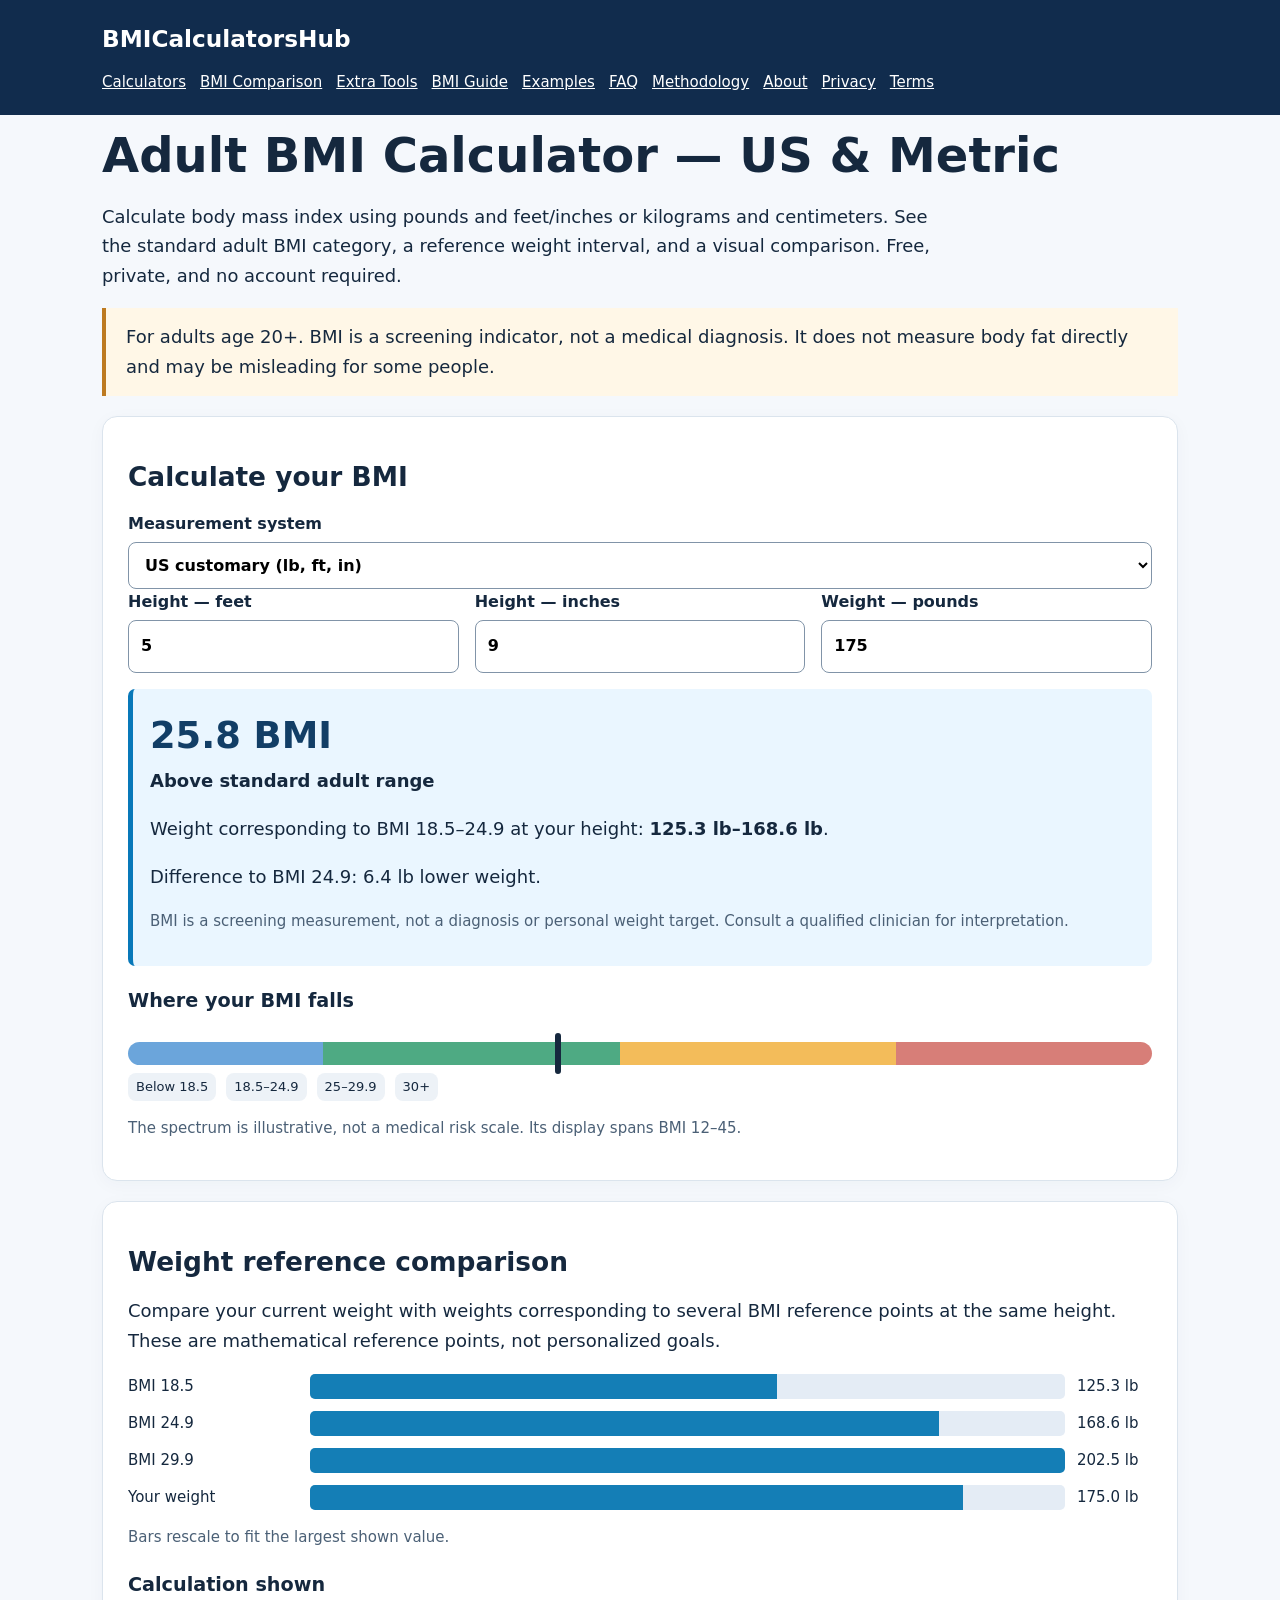
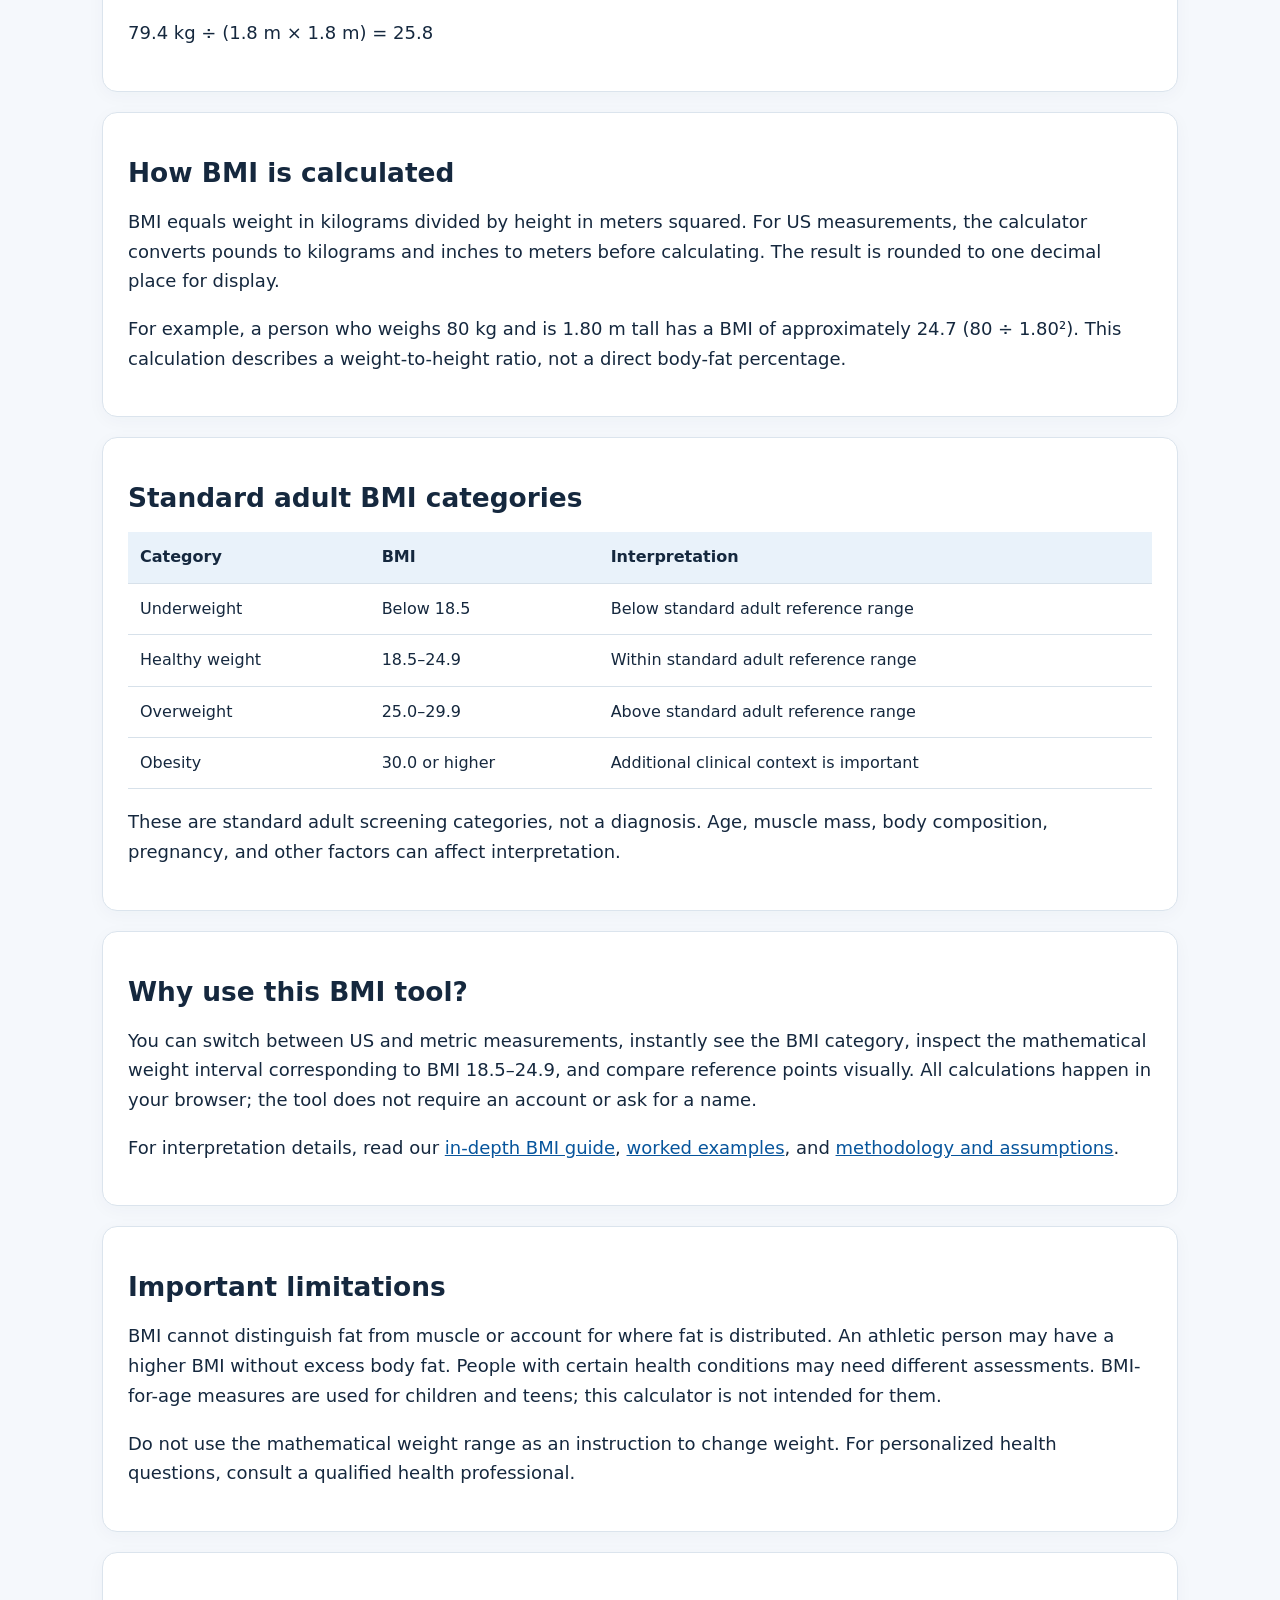
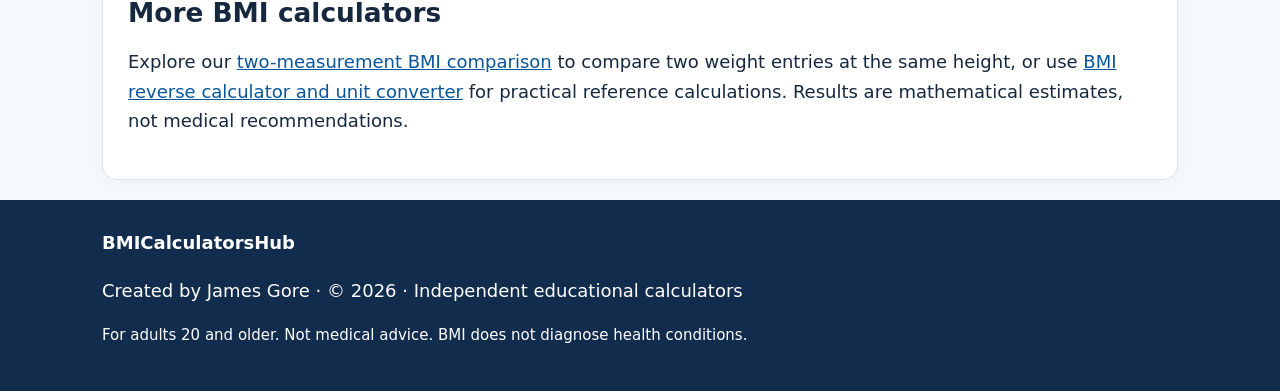
<file: index.html>
<!doctype html><html lang="en"><head><meta charset="utf-8"><meta name="viewport" content="width=device-width,initial-scale=1"><meta name="theme-color" content="#112c4d"><title>Adult BMI Calculator | BMICalculatorsHub</title><meta name="description" content="Free adult BMI calculator with US and metric inputs, category guidance, reference weights, interactive visuals, and clear limitations."><link rel="canonical" href="https://bmicalculatorshub.com/index.html"><link rel="stylesheet" href="style.css"><script async src="https://pagead2.googlesyndication.com/pagead/js/adsbygoogle.js?client=ca-pub-5287196493103465" crossorigin="anonymous"></script></head><body><header><div class="wrap"><a class="brand" href="index.html">BMICalculatorsHub</a><nav aria-label="Main navigation"><a href="index.html">Calculators</a><a href="compare.html">BMI Comparison</a><a href="tools.html">Extra Tools</a><a href="guide.html">BMI Guide</a><a href="examples.html">Examples</a><a href="faq.html">FAQ</a><a href="methodology.html">Methodology</a><a href="about.html">About</a><a href="privacy.html">Privacy</a><a href="terms.html">Terms</a></nav></div></header><main class="wrap"><h1>Adult BMI Calculator — US & Metric</h1><p class="lead">Calculate body mass index using pounds and feet/inches or kilograms and centimeters. See the standard adult BMI category, a reference weight interval, and a visual comparison. Free, private, and no account required.</p><div class="callout">For adults age 20+. BMI is a screening indicator, not a medical diagnosis. It does not measure body fat directly and may be misleading for some people.</div><section class="panel"><h2>Calculate your BMI</h2><label for="unit">Measurement system<select id="unit"><option value="us">US customary (lb, ft, in)</option><option value="metric">Metric (kg, cm)</option></select></label><div id="usFields" class="fields"><label>Height — feet<input id="feet" type="number" min="1" max="8" value="5" step="1"></label><label>Height — inches<input id="inches" type="number" min="0" max="11.99" value="9" step="0.1"></label><label>Weight — pounds<input id="pounds" type="number" min="1" max="1400" value="175" step="0.1"></label></div><div id="metricFields" class="fields" hidden><label>Height — centimeters<input id="heightCm" type="number" min="50" max="275" value="175" step="0.1"></label><label>Weight — kilograms<input id="weightKg" type="number" min="1" max="650" value="79" step="0.1"></label></div><div class="result" id="results" role="status" aria-live="polite"></div><h3>Where your BMI falls</h3><div class="meter" aria-label="Visual BMI spectrum"><div id="marker" class="marker"></div></div><div class="legend"><span>Below 18.5</span><span>18.5–24.9</span><span>25–29.9</span><span>30+</span></div><p class="small muted">The spectrum is illustrative, not a medical risk scale. Its display spans BMI 12–45.</p></section><section class="panel"><h2>Weight reference comparison</h2><p>Compare your current weight with weights corresponding to several BMI reference points at the same height. These are mathematical reference points, not personalized goals.</p><div class="bars"><div class="barrow"><span>BMI 18.5</span><div class="bartrack"><div class="barfill" id="bar1"></div></div><span id="bar1v"></span></div><div class="barrow"><span>BMI 24.9</span><div class="bartrack"><div class="barfill" id="bar2"></div></div><span id="bar2v"></span></div><div class="barrow"><span>BMI 29.9</span><div class="bartrack"><div class="barfill" id="bar3"></div></div><span id="bar3v"></span></div><div class="barrow"><span>Your weight</span><div class="bartrack"><div class="barfill" id="bar4"></div></div><span id="bar4v"></span></div></div><p class="small muted">Bars rescale to fit the largest shown value.</p><h3>Calculation shown</h3><p id="formula"></p></section><section class="panel"><h2>How BMI is calculated</h2><p>BMI equals weight in kilograms divided by height in meters squared. For US measurements, the calculator converts pounds to kilograms and inches to meters before calculating. The result is rounded to one decimal place for display.</p><p>For example, a person who weighs 80 kg and is 1.80 m tall has a BMI of approximately 24.7 (80 ÷ 1.80²). This calculation describes a weight-to-height ratio, not a direct body-fat percentage.</p></section><section class="panel"><h2>Standard adult BMI categories</h2><div class="scroll"><table><thead><tr><th>Category</th><th>BMI</th><th>Interpretation</th></tr></thead><tbody><tr><td>Underweight</td><td>Below 18.5</td><td>Below standard adult reference range</td></tr><tr><td>Healthy weight</td><td>18.5–24.9</td><td>Within standard adult reference range</td></tr><tr><td>Overweight</td><td>25.0–29.9</td><td>Above standard adult reference range</td></tr><tr><td>Obesity</td><td>30.0 or higher</td><td>Additional clinical context is important</td></tr></tbody></table></div><p>These are standard adult screening categories, not a diagnosis. Age, muscle mass, body composition, pregnancy, and other factors can affect interpretation.</p></section><section class="panel"><h2>Why use this BMI tool?</h2><p>You can switch between US and metric measurements, instantly see the BMI category, inspect the mathematical weight interval corresponding to BMI 18.5–24.9, and compare reference points visually. All calculations happen in your browser; the tool does not require an account or ask for a name.</p><p>For interpretation details, read our <a href="guide.html">in-depth BMI guide</a>, <a href="examples.html">worked examples</a>, and <a href="methodology.html">methodology and assumptions</a>.</p></section><section class="panel"><h2>Important limitations</h2><p>BMI cannot distinguish fat from muscle or account for where fat is distributed. An athletic person may have a higher BMI without excess body fat. People with certain health conditions may need different assessments. BMI-for-age measures are used for children and teens; this calculator is not intended for them.</p><p>Do not use the mathematical weight range as an instruction to change weight. For personalized health questions, consult a qualified health professional.</p></section><section class="panel"><h2>More BMI calculators</h2><p>Explore our <a href="compare.html">two-measurement BMI comparison</a> to compare two weight entries at the same height, or use <a href="tools.html">BMI reverse calculator and unit converter</a> for practical reference calculations. Results are mathematical estimates, not medical recommendations.</p></section></main><footer><div class="wrap"><strong>BMICalculatorsHub</strong><p>Created by James Gore · © <span data-year>2026</span> · Independent educational calculators</p><p class="small">For adults 20 and older. Not medical advice. BMI does not diagnose health conditions.</p></div></footer><script src="script.js" defer></script></body></html>
</file>
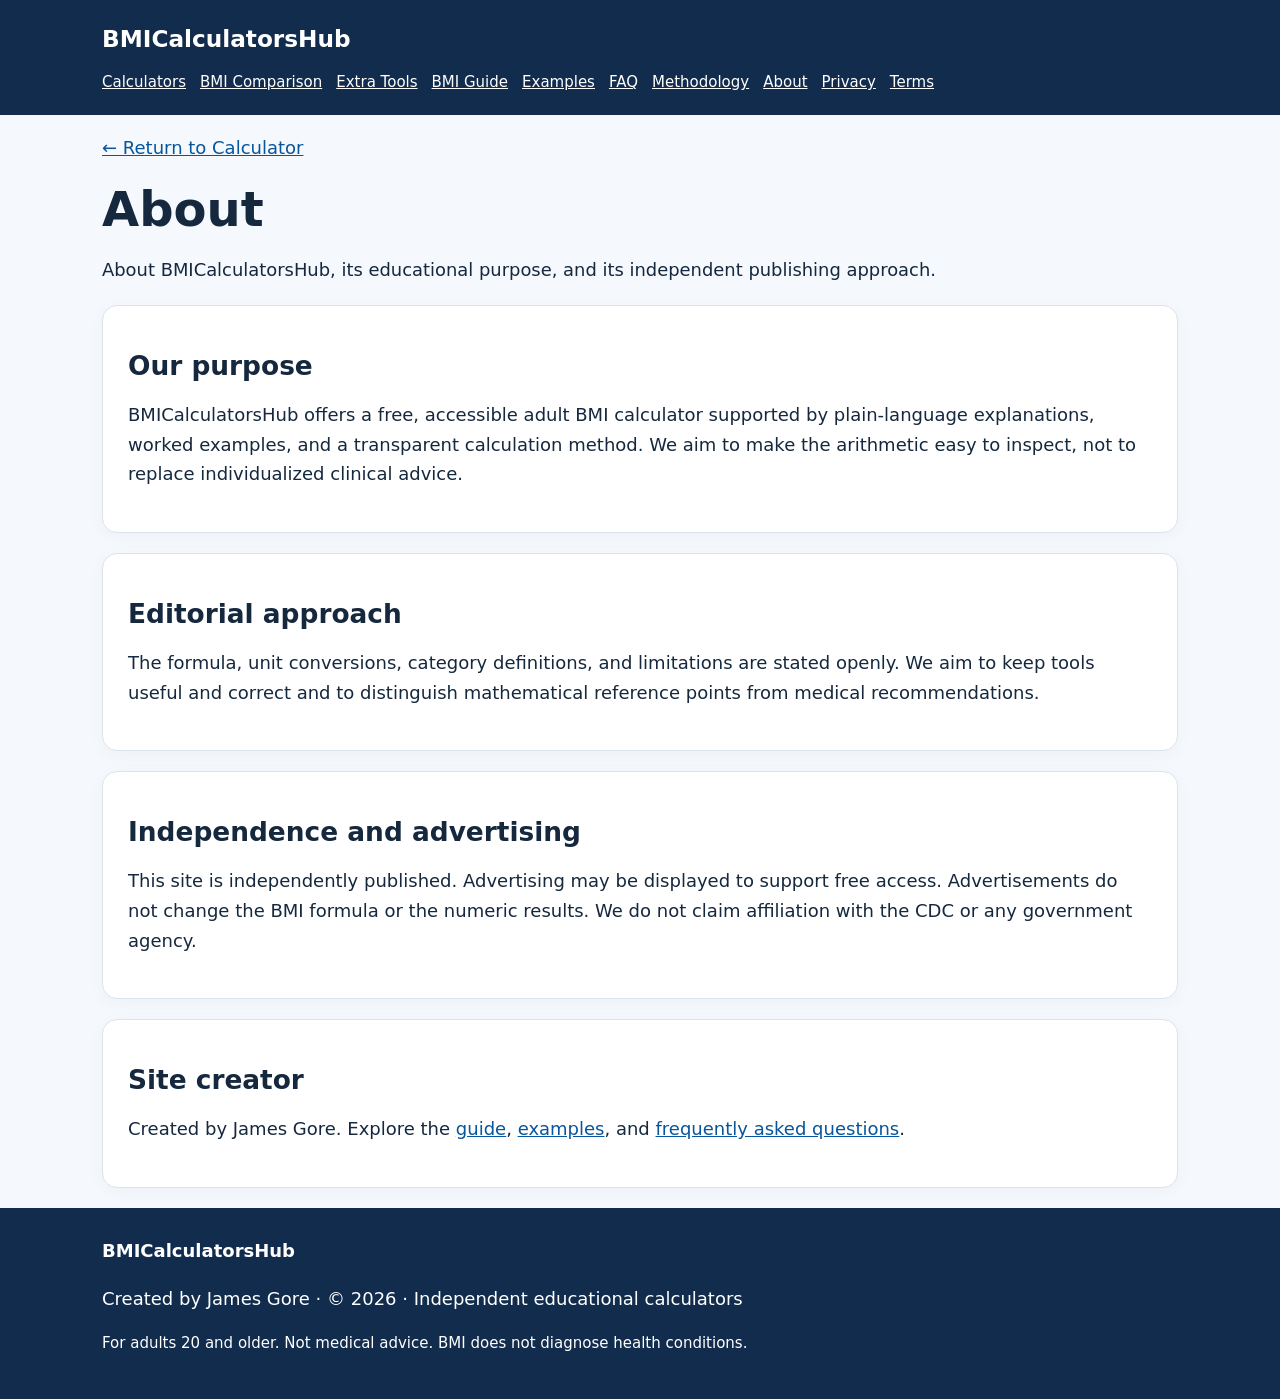
<file: about.html>
<!doctype html><html lang="en"><head><meta charset="utf-8"><meta name="viewport" content="width=device-width,initial-scale=1"><meta name="theme-color" content="#112c4d"><title>About | BMICalculatorsHub</title><meta name="description" content="About BMICalculatorsHub, its educational purpose, and its independent publishing approach."><link rel="canonical" href="https://bmicalculatorshub.com/about.html"><link rel="stylesheet" href="style.css"><script async src="https://pagead2.googlesyndication.com/pagead/js/adsbygoogle.js?client=ca-pub-5287196493103465" crossorigin="anonymous"></script></head><body><header><div class="wrap"><a class="brand" href="index.html">BMICalculatorsHub</a><nav aria-label="Main navigation"><a href="index.html">Calculators</a><a href="compare.html">BMI Comparison</a><a href="tools.html">Extra Tools</a><a href="guide.html">BMI Guide</a><a href="examples.html">Examples</a><a href="faq.html">FAQ</a><a href="methodology.html">Methodology</a><a href="about.html">About</a><a href="privacy.html">Privacy</a><a href="terms.html">Terms</a></nav></div></header><main class="wrap"><p class="return-link"><a href="index.html">← Return to Calculator</a></p><h1>About</h1><p class="lead">About BMICalculatorsHub, its educational purpose, and its independent publishing approach.</p><section class="panel"><h2>Our purpose</h2><p>BMICalculatorsHub offers a free, accessible adult BMI calculator supported by plain-language explanations, worked examples, and a transparent calculation method. We aim to make the arithmetic easy to inspect, not to replace individualized clinical advice.</p></section><section class="panel"><h2>Editorial approach</h2><p>The formula, unit conversions, category definitions, and limitations are stated openly. We aim to keep tools useful and correct and to distinguish mathematical reference points from medical recommendations.</p></section><section class="panel"><h2>Independence and advertising</h2><p>This site is independently published. Advertising may be displayed to support free access. Advertisements do not change the BMI formula or the numeric results. We do not claim affiliation with the CDC or any government agency.</p></section><section class="panel"><h2>Site creator</h2><p>Created by James Gore. Explore the <a href="guide.html">guide</a>, <a href="examples.html">examples</a>, and <a href="faq.html">frequently asked questions</a>.</p></section></main><footer><div class="wrap"><strong>BMICalculatorsHub</strong><p>Created by James Gore · © <span data-year>2026</span> · Independent educational calculators</p><p class="small">For adults 20 and older. Not medical advice. BMI does not diagnose health conditions.</p></div></footer><script src="script.js" defer></script></body></html>
</file>
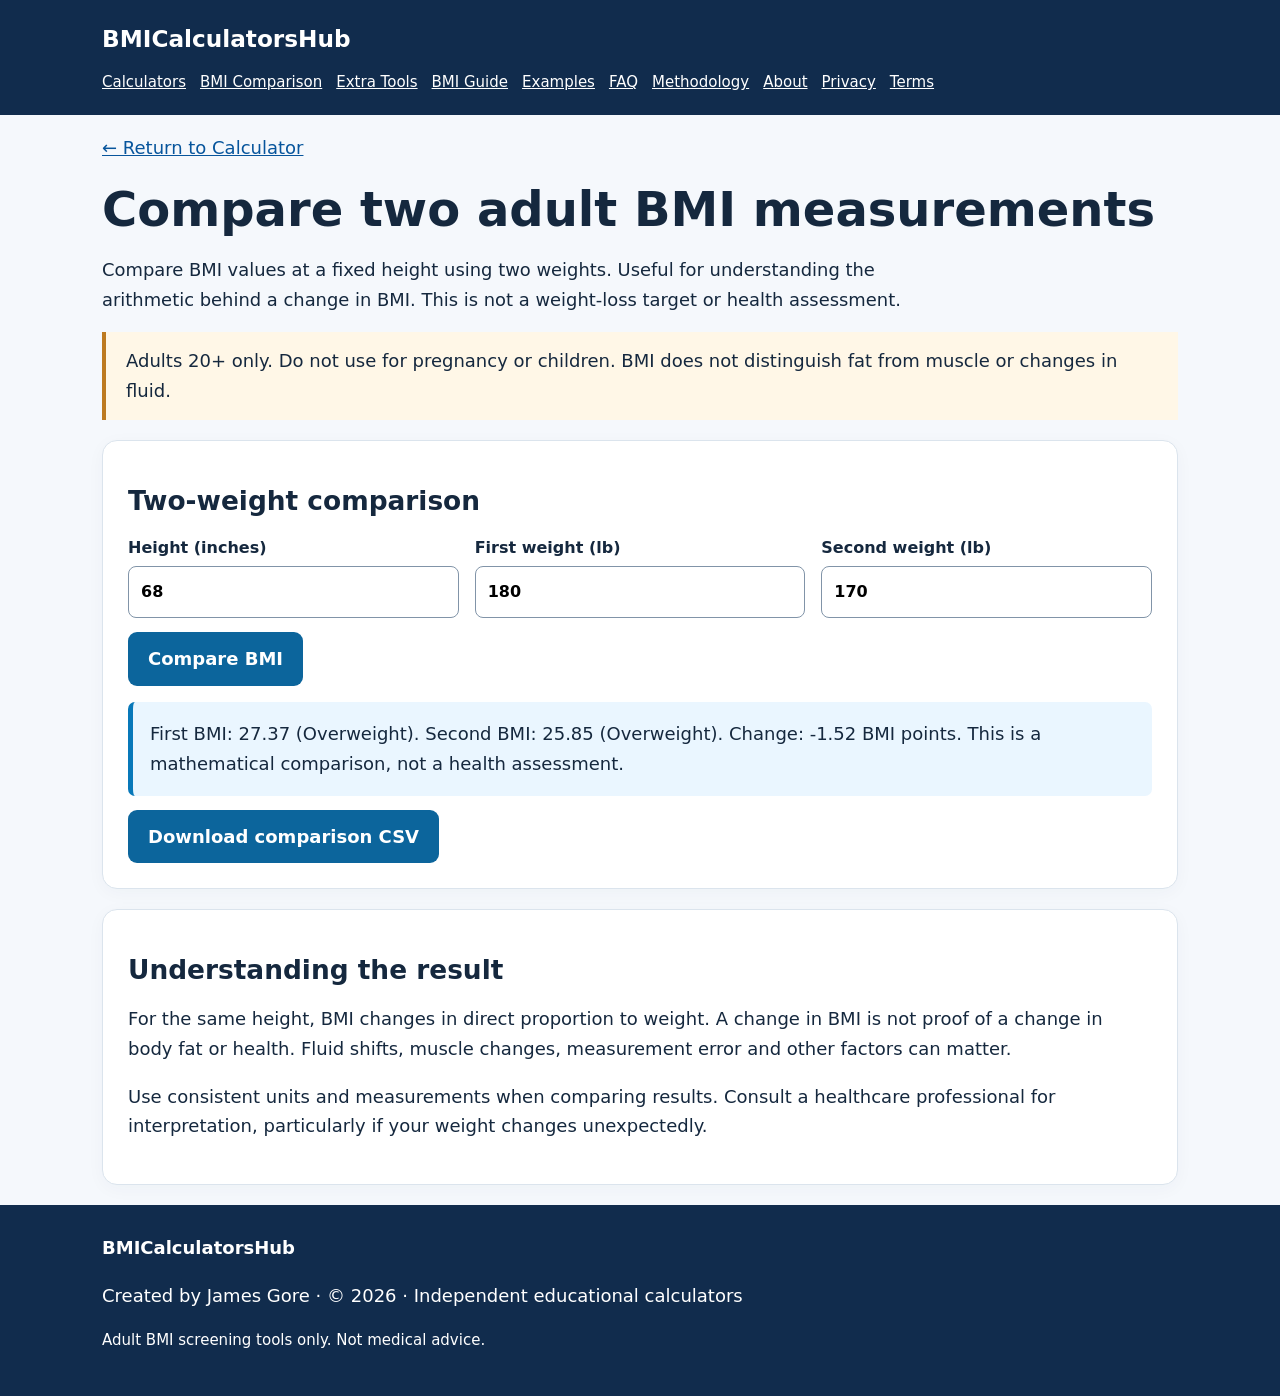
<file: compare.html>
<!doctype html><html lang="en"><head><meta charset="utf-8"><meta name="viewport" content="width=device-width,initial-scale=1"><meta name="theme-color" content="#112c4d"><link rel="stylesheet" href="style.css"><script async src="https://pagead2.googlesyndication.com/pagead/js/adsbygoogle.js?client=ca-pub-5287196493103465" crossorigin="anonymous"></script><title>Compare Adult BMI Values | BMICalculatorsHub</title><meta name="description" content="Free educational adult BMI calculation tools with explanations and limitations."><link rel="canonical" href="https://bmicalculatorshub.com/compare.html"></head><body><header><div class="wrap"><a class="brand" href="index.html">BMICalculatorsHub</a><nav aria-label="Main navigation"><a href="index.html">Calculators</a><a href="compare.html">BMI Comparison</a><a href="tools.html">Extra Tools</a><a href="guide.html">BMI Guide</a><a href="examples.html">Examples</a><a href="faq.html">FAQ</a><a href="methodology.html">Methodology</a><a href="about.html">About</a><a href="privacy.html">Privacy</a><a href="terms.html">Terms</a></nav></div></header><main class="wrap"><p><a href="index.html">← Return to Calculator</a></p><h1>Compare two adult BMI measurements</h1><p class="lead">Compare BMI values at a fixed height using two weights. Useful for understanding the arithmetic behind a change in BMI. This is not a weight-loss target or health assessment.</p><div class="callout">Adults 20+ only. Do not use for pregnancy or children. BMI does not distinguish fat from muscle or changes in fluid.</div><section class="panel"><h2>Two-weight comparison</h2><div class="fields"><label>Height (inches)<input type="number" id="cmpH" value="68" min="36" max="108" step="0.1"></label><label>First weight (lb)<input type="number" id="cmpA" value="180" min="1" max="1400" step="0.1"></label><label>Second weight (lb)<input type="number" id="cmpB" value="170" min="1" max="1400" step="0.1"></label></div><button id="cmpGo">Compare BMI</button><div class="result" id="cmpResult" role="status" aria-live="polite"></div><button id="cmpCsv">Download comparison CSV</button></section><section class="panel"><h2>Understanding the result</h2><p>For the same height, BMI changes in direct proportion to weight. A change in BMI is not proof of a change in body fat or health. Fluid shifts, muscle changes, measurement error and other factors can matter.</p><p>Use consistent units and measurements when comparing results. Consult a healthcare professional for interpretation, particularly if your weight changes unexpectedly.</p></section></main><footer><div class="wrap"><strong>BMICalculatorsHub</strong><p>Created by James Gore · © <span data-year>2026</span> · Independent educational calculators</p><p class="small">Adult BMI screening tools only. Not medical advice.</p></div></footer><script src="extra.js" defer></script></body></html>
</file>
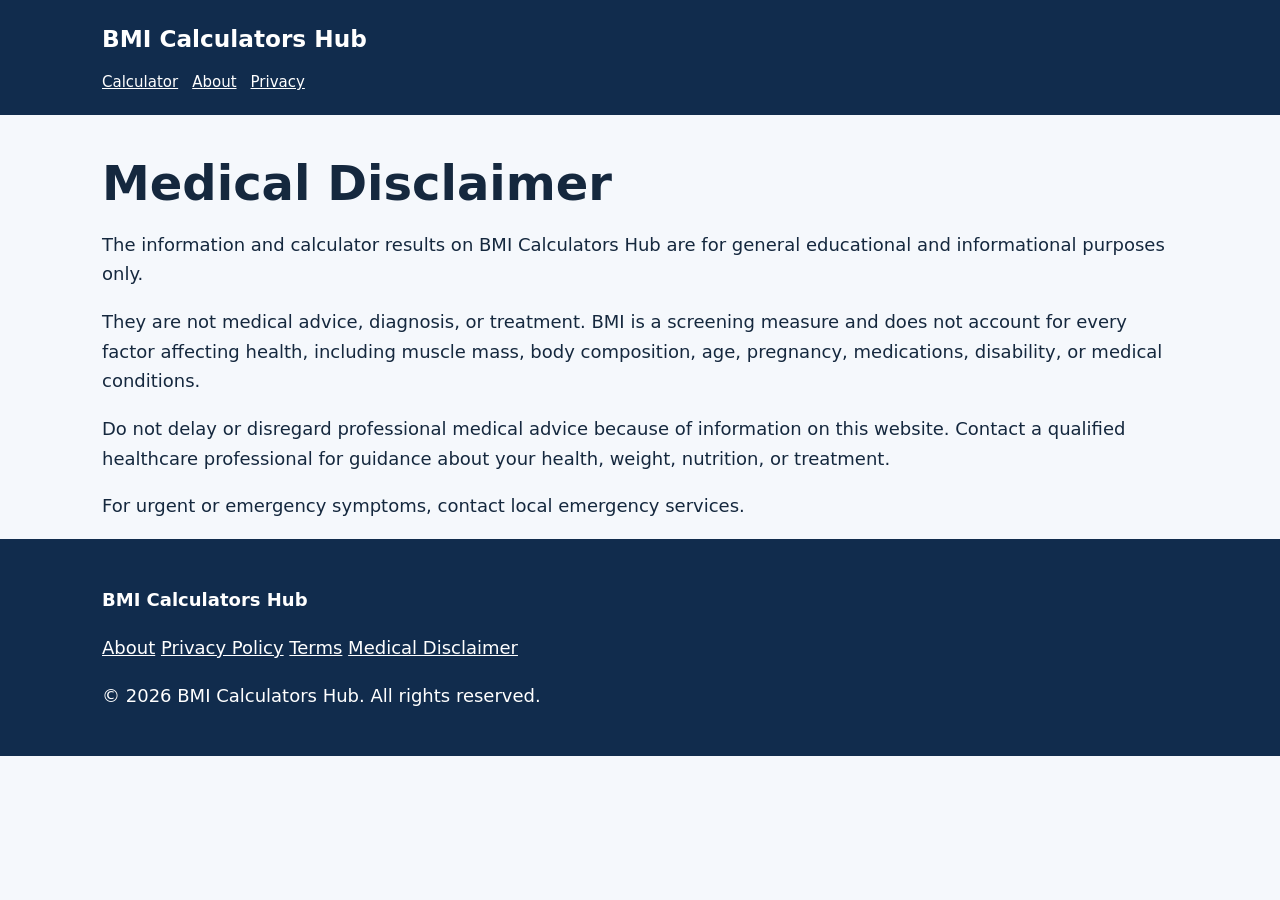
<file: disclaimer.html>
<!DOCTYPE html>
<html lang="en">
<head>

<meta charset="UTF-8">
<meta name="viewport" content="width=device-width, initial-scale=1.0">
<link rel="stylesheet" href="style.css">

<title>Medical Disclaimer | BMI Calculators Hub</title>
<meta name="description" content="Medical Disclaimer for BMI Calculators Hub.">
</head>
<body>

<header>
  <div class="wrap topbar">
    <a class="brand" href="index.html">BMI Calculators Hub</a>
    <nav>
      <a href="index.html">Calculator</a>
      <a href="about.html">About</a>
      <a href="privacy.html">Privacy</a>
    </nav>
  </div>
</header>

<main class="wrap content card" style="margin-top:40px">

<h1>Medical Disclaimer</h1>
<p>The information and calculator results on BMI Calculators Hub are for general educational and informational purposes only.</p>
<p>They are not medical advice, diagnosis, or treatment. BMI is a screening measure and does not account for every factor affecting health, including muscle mass, body composition, age, pregnancy, medications, disability, or medical conditions.</p>
<p>Do not delay or disregard professional medical advice because of information on this website. Contact a qualified healthcare professional for guidance about your health, weight, nutrition, or treatment.</p>
<p>For urgent or emergency symptoms, contact local emergency services.</p>

</main>

<footer>
  <div class="wrap">
    <p><strong>BMI Calculators Hub</strong></p>
    <p>
      <a href="about.html">About</a>
      <a href="privacy.html">Privacy Policy</a>
      <a href="terms.html">Terms</a>
      <a href="disclaimer.html">Medical Disclaimer</a>
    </p>
    <p class="note">© 2026 BMI Calculators Hub. All rights reserved.</p>
  </div>
</footer>

</body>
</html>
</file>
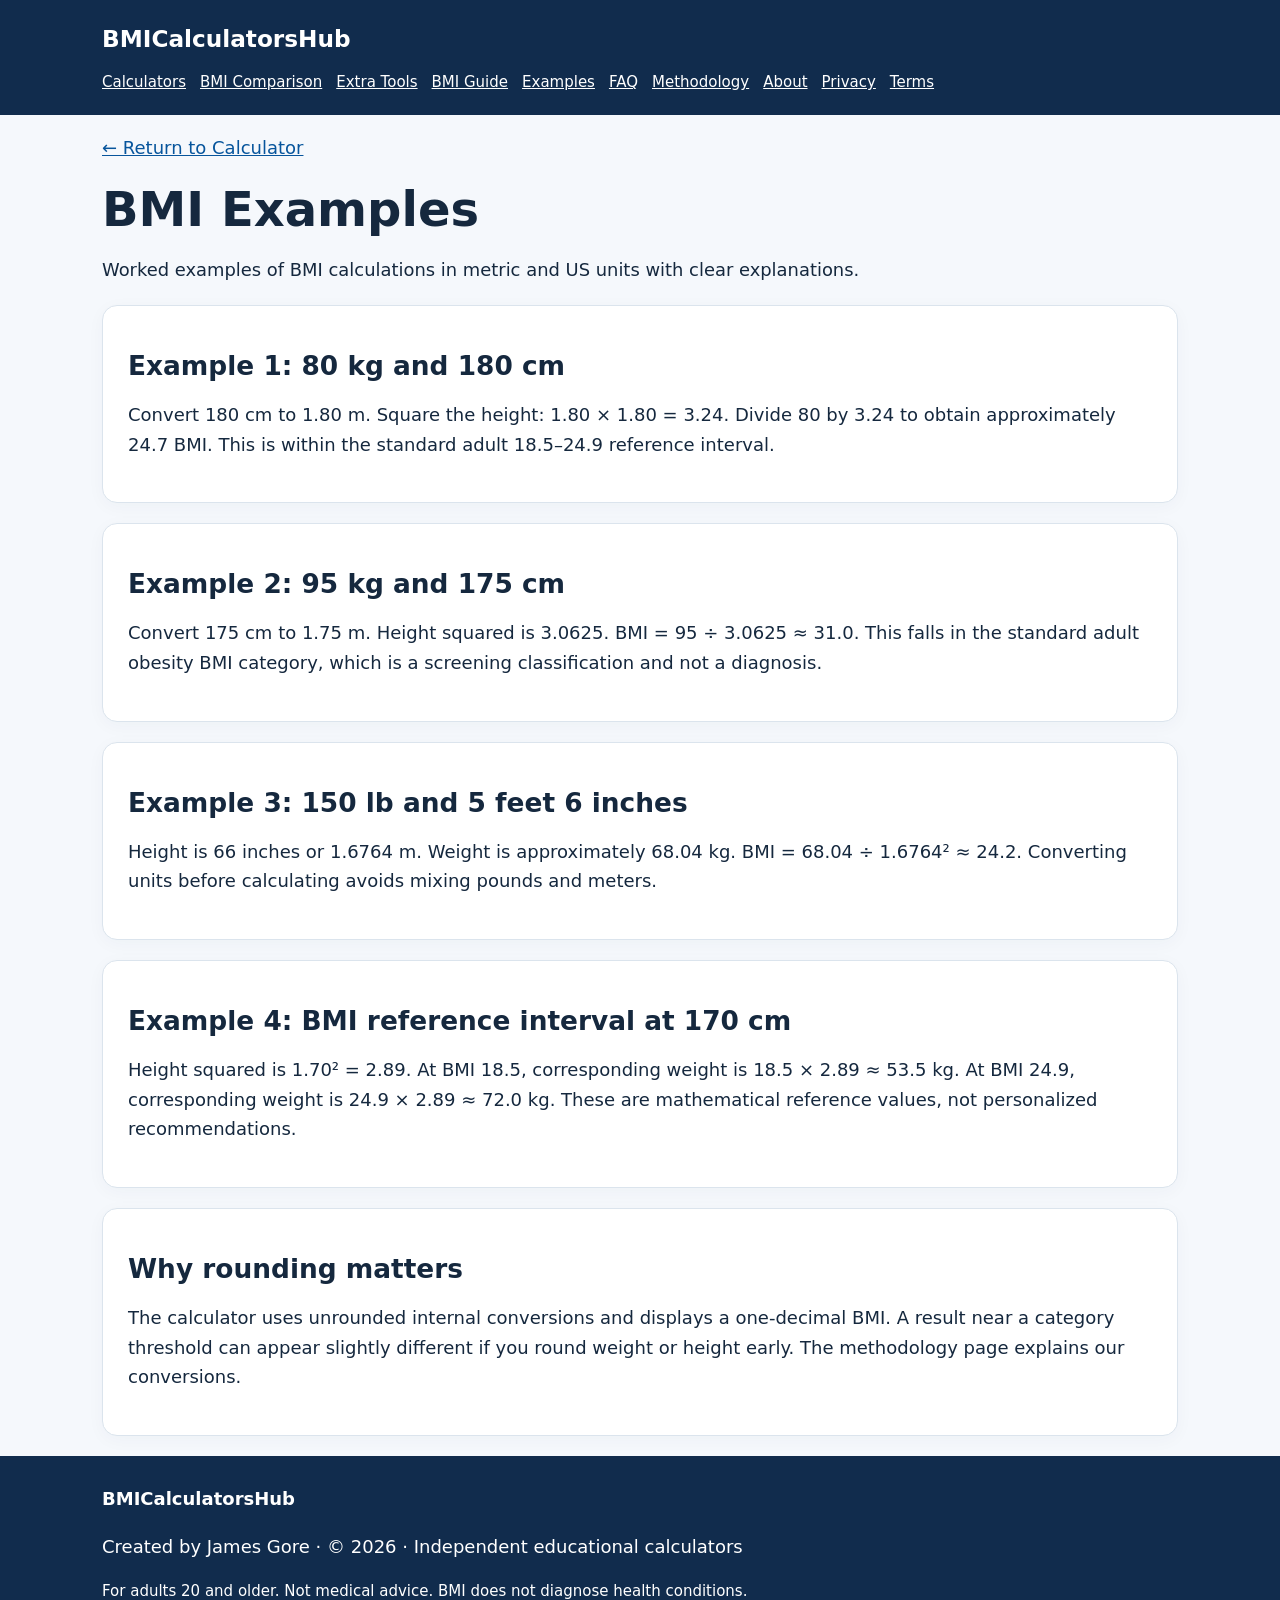
<file: examples.html>
<!doctype html><html lang="en"><head><meta charset="utf-8"><meta name="viewport" content="width=device-width,initial-scale=1"><meta name="theme-color" content="#112c4d"><title>BMI Examples | BMICalculatorsHub</title><meta name="description" content="Worked examples of BMI calculations in metric and US units with clear explanations."><link rel="canonical" href="https://bmicalculatorshub.com/examples.html"><link rel="stylesheet" href="style.css"><script async src="https://pagead2.googlesyndication.com/pagead/js/adsbygoogle.js?client=ca-pub-5287196493103465" crossorigin="anonymous"></script></head><body><header><div class="wrap"><a class="brand" href="index.html">BMICalculatorsHub</a><nav aria-label="Main navigation"><a href="index.html">Calculators</a><a href="compare.html">BMI Comparison</a><a href="tools.html">Extra Tools</a><a href="guide.html">BMI Guide</a><a href="examples.html">Examples</a><a href="faq.html">FAQ</a><a href="methodology.html">Methodology</a><a href="about.html">About</a><a href="privacy.html">Privacy</a><a href="terms.html">Terms</a></nav></div></header><main class="wrap"><p class="return-link"><a href="index.html">← Return to Calculator</a></p><h1>BMI Examples</h1><p class="lead">Worked examples of BMI calculations in metric and US units with clear explanations.</p><section class="panel"><h2>Example 1: 80 kg and 180 cm</h2><p>Convert 180 cm to 1.80 m. Square the height: 1.80 × 1.80 = 3.24. Divide 80 by 3.24 to obtain approximately 24.7 BMI. This is within the standard adult 18.5–24.9 reference interval.</p></section><section class="panel"><h2>Example 2: 95 kg and 175 cm</h2><p>Convert 175 cm to 1.75 m. Height squared is 3.0625. BMI = 95 ÷ 3.0625 ≈ 31.0. This falls in the standard adult obesity BMI category, which is a screening classification and not a diagnosis.</p></section><section class="panel"><h2>Example 3: 150 lb and 5 feet 6 inches</h2><p>Height is 66 inches or 1.6764 m. Weight is approximately 68.04 kg. BMI = 68.04 ÷ 1.6764² ≈ 24.2. Converting units before calculating avoids mixing pounds and meters.</p></section><section class="panel"><h2>Example 4: BMI reference interval at 170 cm</h2><p>Height squared is 1.70² = 2.89. At BMI 18.5, corresponding weight is 18.5 × 2.89 ≈ 53.5 kg. At BMI 24.9, corresponding weight is 24.9 × 2.89 ≈ 72.0 kg. These are mathematical reference values, not personalized recommendations.</p></section><section class="panel"><h2>Why rounding matters</h2><p>The calculator uses unrounded internal conversions and displays a one-decimal BMI. A result near a category threshold can appear slightly different if you round weight or height early. The methodology page explains our conversions.</p></section></main><footer><div class="wrap"><strong>BMICalculatorsHub</strong><p>Created by James Gore · © <span data-year>2026</span> · Independent educational calculators</p><p class="small">For adults 20 and older. Not medical advice. BMI does not diagnose health conditions.</p></div></footer><script src="script.js" defer></script></body></html>
</file>
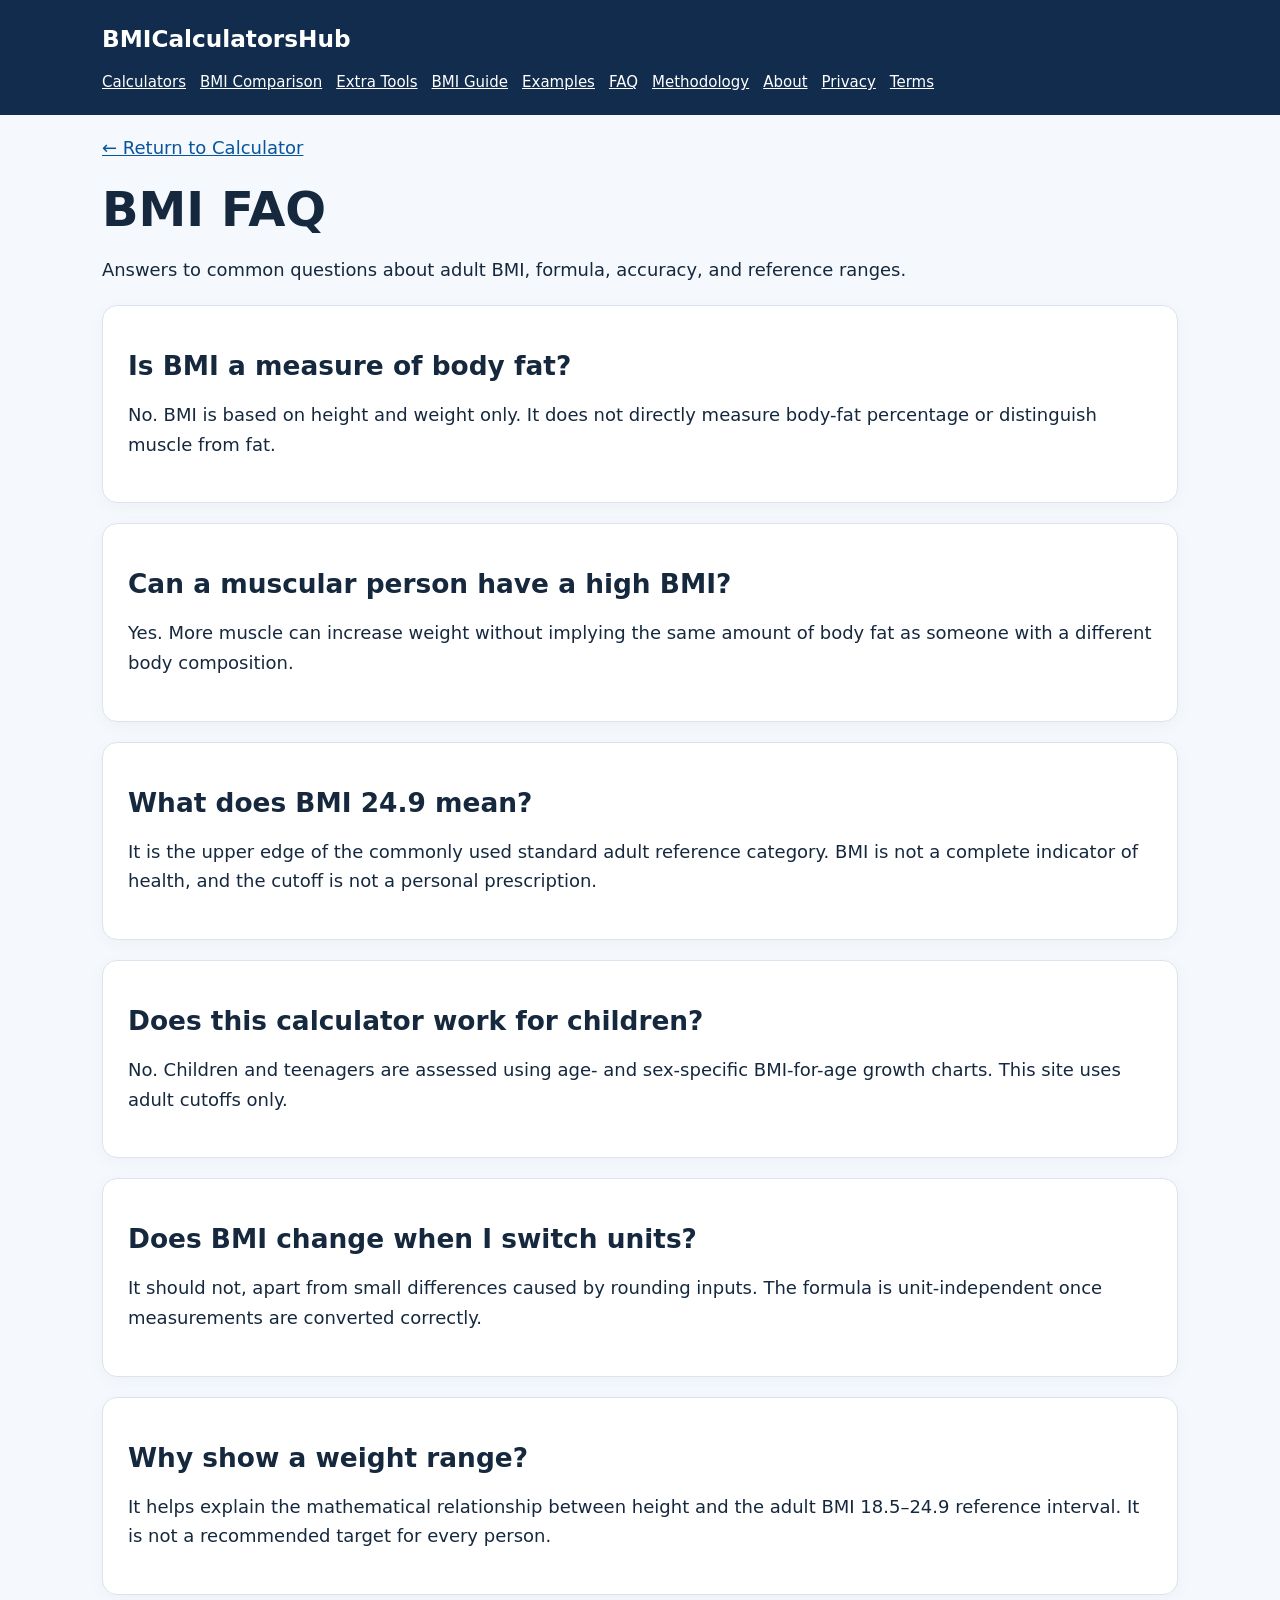
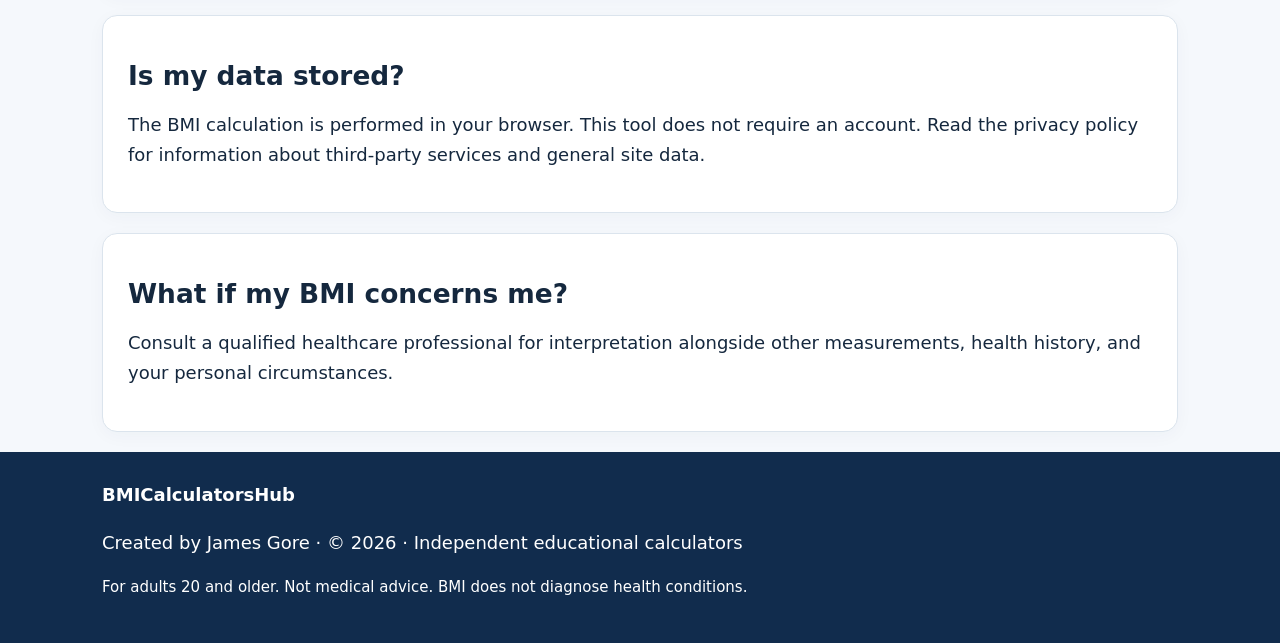
<file: faq.html>
<!doctype html><html lang="en"><head><meta charset="utf-8"><meta name="viewport" content="width=device-width,initial-scale=1"><meta name="theme-color" content="#112c4d"><title>BMI FAQ | BMICalculatorsHub</title><meta name="description" content="Answers to common questions about adult BMI, formula, accuracy, and reference ranges."><link rel="canonical" href="https://bmicalculatorshub.com/faq.html"><link rel="stylesheet" href="style.css"><script async src="https://pagead2.googlesyndication.com/pagead/js/adsbygoogle.js?client=ca-pub-5287196493103465" crossorigin="anonymous"></script></head><body><header><div class="wrap"><a class="brand" href="index.html">BMICalculatorsHub</a><nav aria-label="Main navigation"><a href="index.html">Calculators</a><a href="compare.html">BMI Comparison</a><a href="tools.html">Extra Tools</a><a href="guide.html">BMI Guide</a><a href="examples.html">Examples</a><a href="faq.html">FAQ</a><a href="methodology.html">Methodology</a><a href="about.html">About</a><a href="privacy.html">Privacy</a><a href="terms.html">Terms</a></nav></div></header><main class="wrap"><p class="return-link"><a href="index.html">← Return to Calculator</a></p><h1>BMI FAQ</h1><p class="lead">Answers to common questions about adult BMI, formula, accuracy, and reference ranges.</p><section class="panel"><h2>Is BMI a measure of body fat?</h2><p>No. BMI is based on height and weight only. It does not directly measure body-fat percentage or distinguish muscle from fat.</p></section><section class="panel"><h2>Can a muscular person have a high BMI?</h2><p>Yes. More muscle can increase weight without implying the same amount of body fat as someone with a different body composition.</p></section><section class="panel"><h2>What does BMI 24.9 mean?</h2><p>It is the upper edge of the commonly used standard adult reference category. BMI is not a complete indicator of health, and the cutoff is not a personal prescription.</p></section><section class="panel"><h2>Does this calculator work for children?</h2><p>No. Children and teenagers are assessed using age- and sex-specific BMI-for-age growth charts. This site uses adult cutoffs only.</p></section><section class="panel"><h2>Does BMI change when I switch units?</h2><p>It should not, apart from small differences caused by rounding inputs. The formula is unit-independent once measurements are converted correctly.</p></section><section class="panel"><h2>Why show a weight range?</h2><p>It helps explain the mathematical relationship between height and the adult BMI 18.5–24.9 reference interval. It is not a recommended target for every person.</p></section><section class="panel"><h2>Is my data stored?</h2><p>The BMI calculation is performed in your browser. This tool does not require an account. Read the privacy policy for information about third-party services and general site data.</p></section><section class="panel"><h2>What if my BMI concerns me?</h2><p>Consult a qualified healthcare professional for interpretation alongside other measurements, health history, and your personal circumstances.</p></section></main><footer><div class="wrap"><strong>BMICalculatorsHub</strong><p>Created by James Gore · © <span data-year>2026</span> · Independent educational calculators</p><p class="small">For adults 20 and older. Not medical advice. BMI does not diagnose health conditions.</p></div></footer><script src="script.js" defer></script></body></html>
</file>
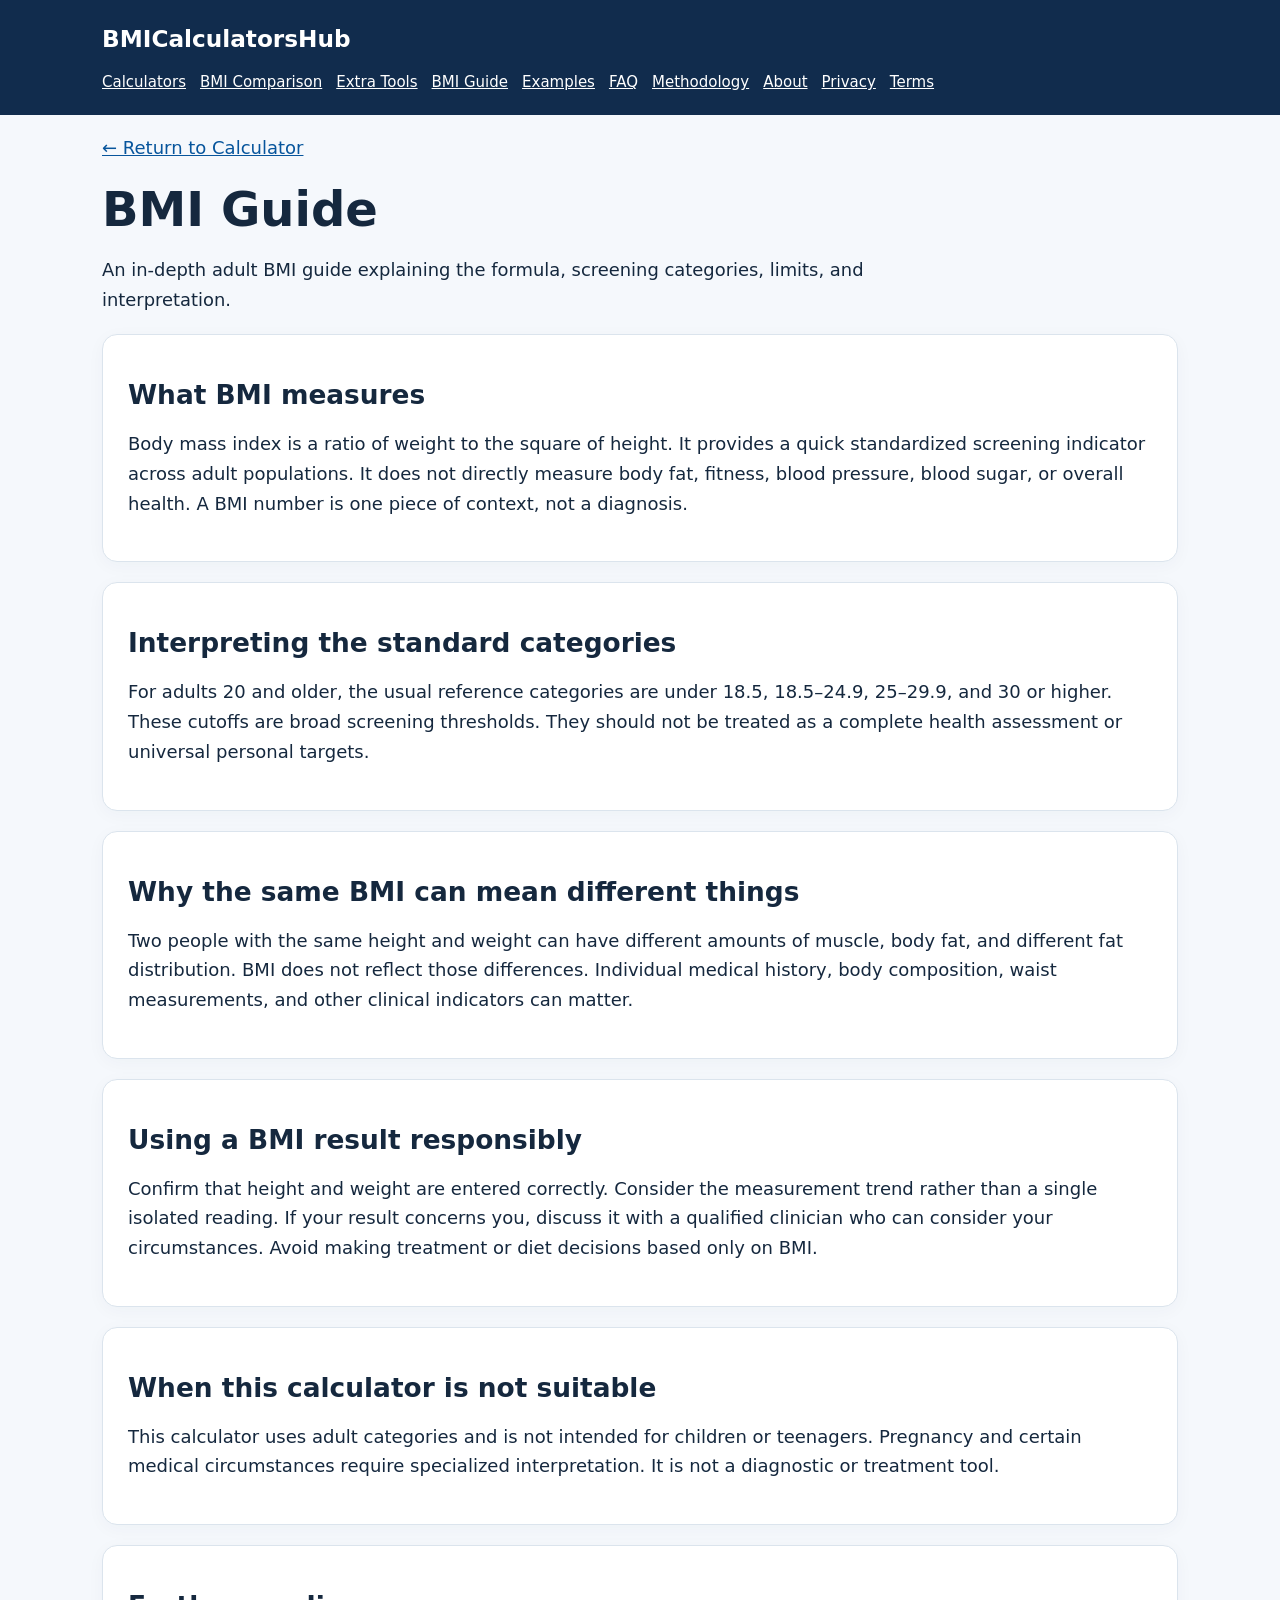
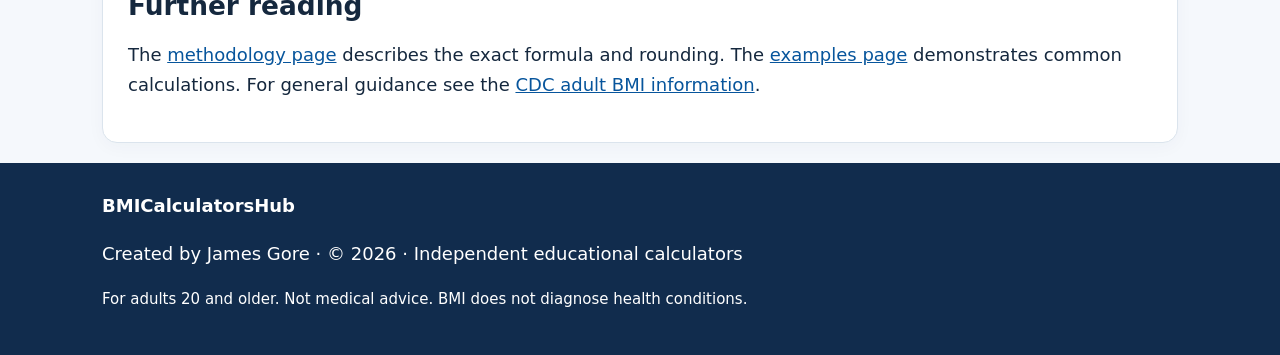
<file: guide.html>
<!doctype html><html lang="en"><head><meta charset="utf-8"><meta name="viewport" content="width=device-width,initial-scale=1"><meta name="theme-color" content="#112c4d"><title>BMI Guide | BMICalculatorsHub</title><meta name="description" content="An in-depth adult BMI guide explaining the formula, screening categories, limits, and interpretation."><link rel="canonical" href="https://bmicalculatorshub.com/guide.html"><link rel="stylesheet" href="style.css"><script async src="https://pagead2.googlesyndication.com/pagead/js/adsbygoogle.js?client=ca-pub-5287196493103465" crossorigin="anonymous"></script></head><body><header><div class="wrap"><a class="brand" href="index.html">BMICalculatorsHub</a><nav aria-label="Main navigation"><a href="index.html">Calculators</a><a href="compare.html">BMI Comparison</a><a href="tools.html">Extra Tools</a><a href="guide.html">BMI Guide</a><a href="examples.html">Examples</a><a href="faq.html">FAQ</a><a href="methodology.html">Methodology</a><a href="about.html">About</a><a href="privacy.html">Privacy</a><a href="terms.html">Terms</a></nav></div></header><main class="wrap"><p class="return-link"><a href="index.html">← Return to Calculator</a></p><h1>BMI Guide</h1><p class="lead">An in-depth adult BMI guide explaining the formula, screening categories, limits, and interpretation.</p><section class="panel"><h2>What BMI measures</h2><p>Body mass index is a ratio of weight to the square of height. It provides a quick standardized screening indicator across adult populations. It does not directly measure body fat, fitness, blood pressure, blood sugar, or overall health. A BMI number is one piece of context, not a diagnosis.</p></section><section class="panel"><h2>Interpreting the standard categories</h2><p>For adults 20 and older, the usual reference categories are under 18.5, 18.5–24.9, 25–29.9, and 30 or higher. These cutoffs are broad screening thresholds. They should not be treated as a complete health assessment or universal personal targets.</p></section><section class="panel"><h2>Why the same BMI can mean different things</h2><p>Two people with the same height and weight can have different amounts of muscle, body fat, and different fat distribution. BMI does not reflect those differences. Individual medical history, body composition, waist measurements, and other clinical indicators can matter.</p></section><section class="panel"><h2>Using a BMI result responsibly</h2><p>Confirm that height and weight are entered correctly. Consider the measurement trend rather than a single isolated reading. If your result concerns you, discuss it with a qualified clinician who can consider your circumstances. Avoid making treatment or diet decisions based only on BMI.</p></section><section class="panel"><h2>When this calculator is not suitable</h2><p>This calculator uses adult categories and is not intended for children or teenagers. Pregnancy and certain medical circumstances require specialized interpretation. It is not a diagnostic or treatment tool.</p></section><section class="panel"><h2>Further reading</h2><p>The <a href="methodology.html">methodology page</a> describes the exact formula and rounding. The <a href="examples.html">examples page</a> demonstrates common calculations. For general guidance see the <a href="https://www.cdc.gov/bmi/adult-calculator/index.html" rel="noopener noreferrer">CDC adult BMI information</a>.</p></section></main><footer><div class="wrap"><strong>BMICalculatorsHub</strong><p>Created by James Gore · © <span data-year>2026</span> · Independent educational calculators</p><p class="small">For adults 20 and older. Not medical advice. BMI does not diagnose health conditions.</p></div></footer><script src="script.js" defer></script></body></html>
</file>
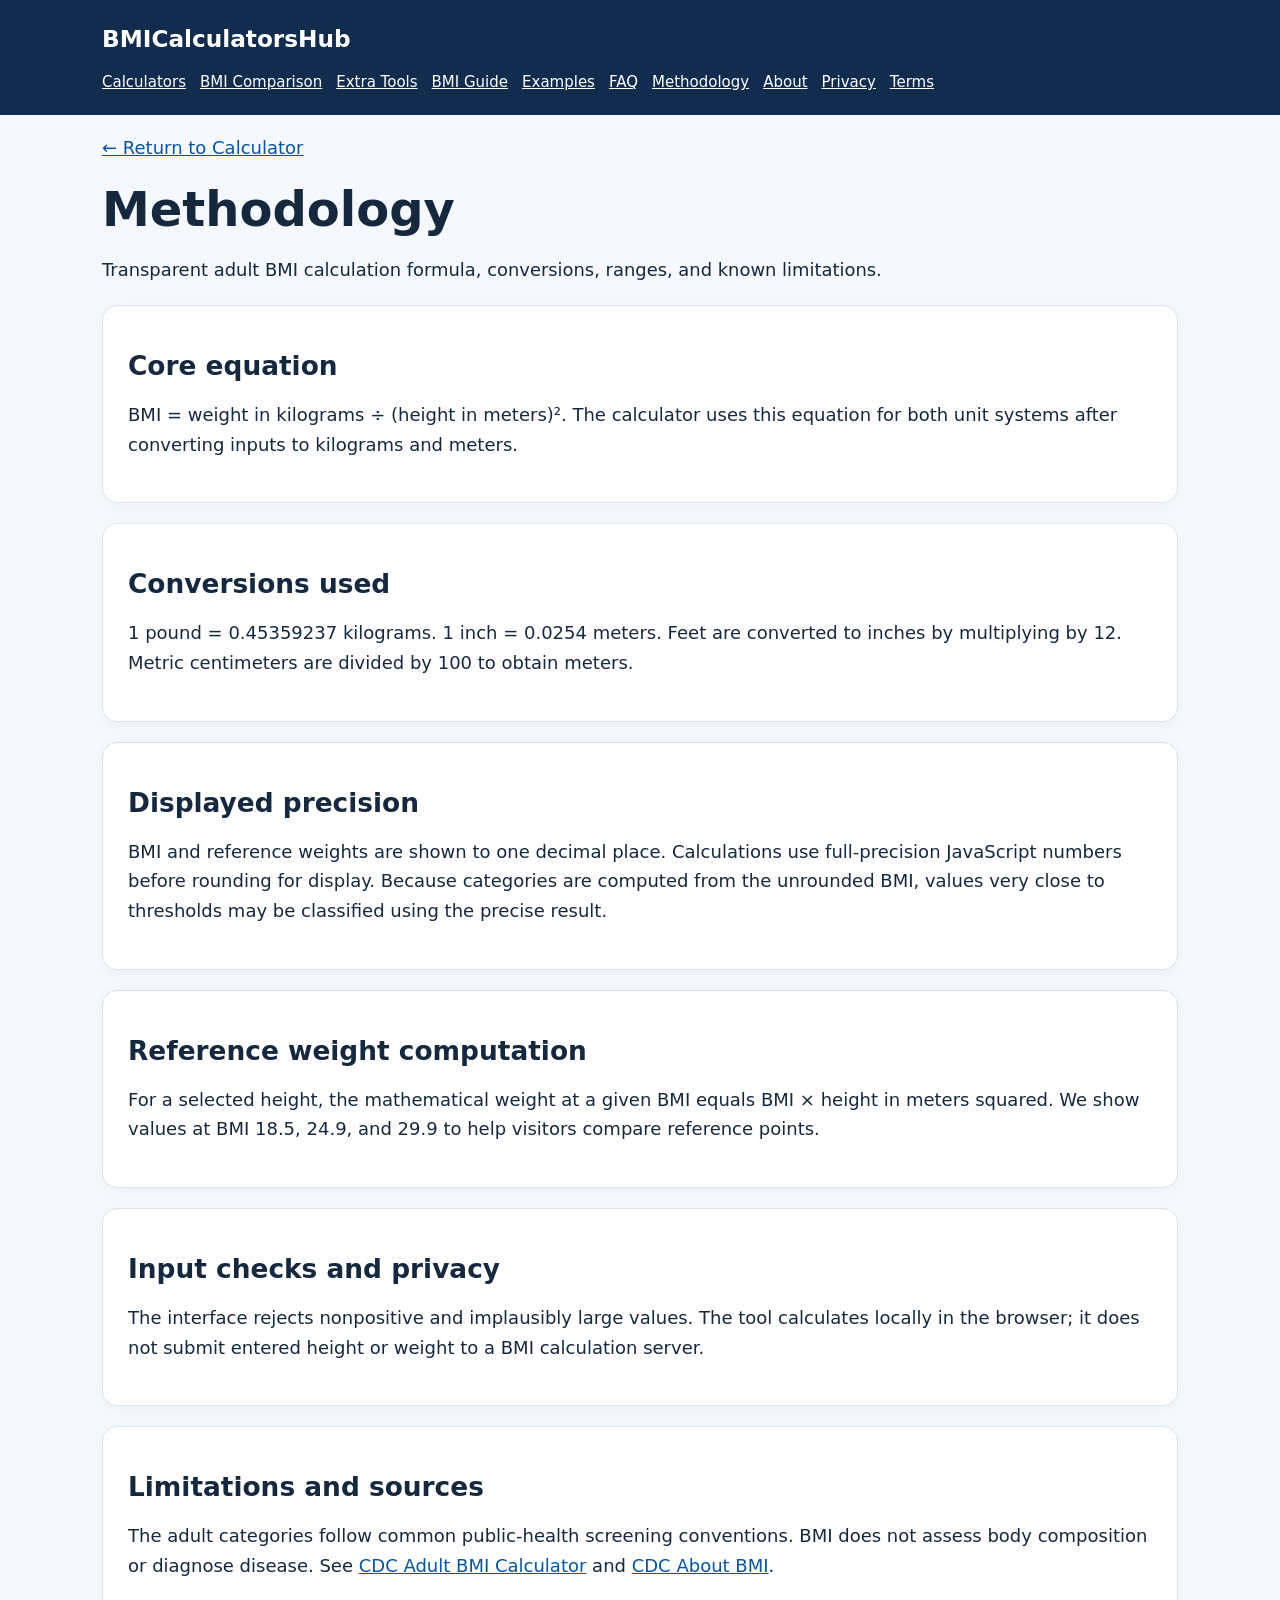
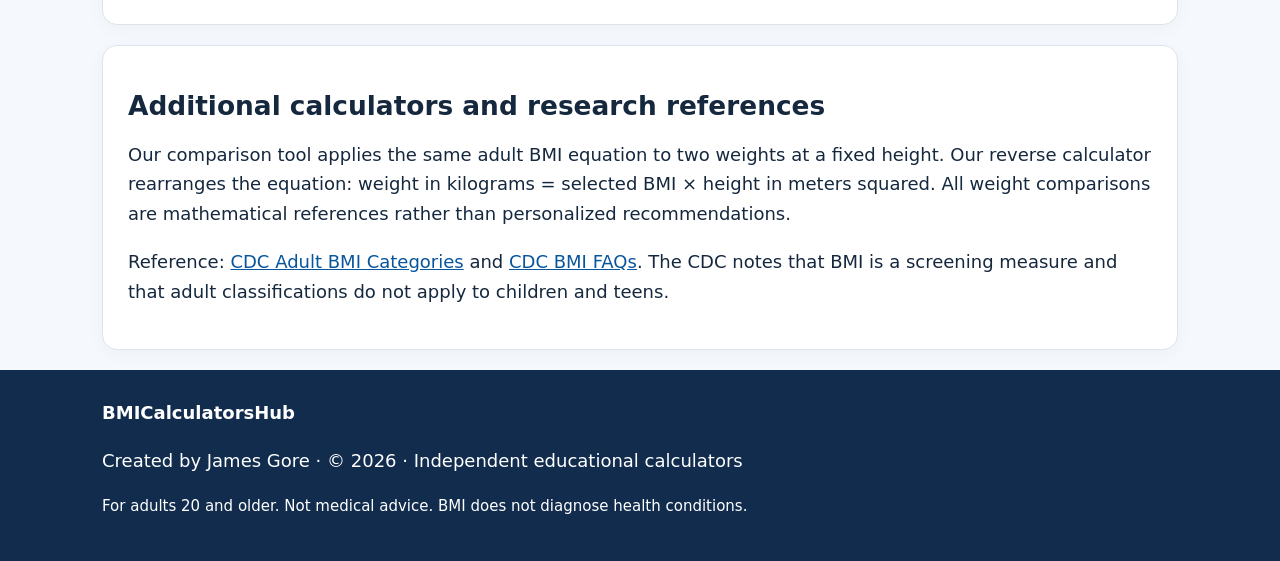
<file: methodology.html>
<!doctype html><html lang="en"><head><meta charset="utf-8"><meta name="viewport" content="width=device-width,initial-scale=1"><meta name="theme-color" content="#112c4d"><title>Methodology | BMICalculatorsHub</title><meta name="description" content="Transparent adult BMI calculation formula, conversions, ranges, and known limitations."><link rel="canonical" href="https://bmicalculatorshub.com/methodology.html"><link rel="stylesheet" href="style.css"><script async src="https://pagead2.googlesyndication.com/pagead/js/adsbygoogle.js?client=ca-pub-5287196493103465" crossorigin="anonymous"></script></head><body><header><div class="wrap"><a class="brand" href="index.html">BMICalculatorsHub</a><nav aria-label="Main navigation"><a href="index.html">Calculators</a><a href="compare.html">BMI Comparison</a><a href="tools.html">Extra Tools</a><a href="guide.html">BMI Guide</a><a href="examples.html">Examples</a><a href="faq.html">FAQ</a><a href="methodology.html">Methodology</a><a href="about.html">About</a><a href="privacy.html">Privacy</a><a href="terms.html">Terms</a></nav></div></header><main class="wrap"><p class="return-link"><a href="index.html">← Return to Calculator</a></p><h1>Methodology</h1><p class="lead">Transparent adult BMI calculation formula, conversions, ranges, and known limitations.</p><section class="panel"><h2>Core equation</h2><p>BMI = weight in kilograms ÷ (height in meters)². The calculator uses this equation for both unit systems after converting inputs to kilograms and meters.</p></section><section class="panel"><h2>Conversions used</h2><p>1 pound = 0.45359237 kilograms. 1 inch = 0.0254 meters. Feet are converted to inches by multiplying by 12. Metric centimeters are divided by 100 to obtain meters.</p></section><section class="panel"><h2>Displayed precision</h2><p>BMI and reference weights are shown to one decimal place. Calculations use full-precision JavaScript numbers before rounding for display. Because categories are computed from the unrounded BMI, values very close to thresholds may be classified using the precise result.</p></section><section class="panel"><h2>Reference weight computation</h2><p>For a selected height, the mathematical weight at a given BMI equals BMI × height in meters squared. We show values at BMI 18.5, 24.9, and 29.9 to help visitors compare reference points.</p></section><section class="panel"><h2>Input checks and privacy</h2><p>The interface rejects nonpositive and implausibly large values. The tool calculates locally in the browser; it does not submit entered height or weight to a BMI calculation server.</p></section><section class="panel"><h2>Limitations and sources</h2><p>The adult categories follow common public-health screening conventions. BMI does not assess body composition or diagnose disease. See <a href="https://www.cdc.gov/bmi/adult-calculator/index.html" rel="noopener noreferrer">CDC Adult BMI Calculator</a> and <a href="https://www.cdc.gov/bmi/about/index.html" rel="noopener noreferrer">CDC About BMI</a>.</p></section><section class="panel"><h2>Additional calculators and research references</h2><p>Our comparison tool applies the same adult BMI equation to two weights at a fixed height. Our reverse calculator rearranges the equation: weight in kilograms = selected BMI × height in meters squared. All weight comparisons are mathematical references rather than personalized recommendations.</p><p>Reference: <a href="https://www.cdc.gov/bmi/adult-calculator/bmi-categories.html">CDC Adult BMI Categories</a> and <a href="https://www.cdc.gov/bmi/faq/">CDC BMI FAQs</a>. The CDC notes that BMI is a screening measure and that adult classifications do not apply to children and teens.</p></section></main><footer><div class="wrap"><strong>BMICalculatorsHub</strong><p>Created by James Gore · © <span data-year>2026</span> · Independent educational calculators</p><p class="small">For adults 20 and older. Not medical advice. BMI does not diagnose health conditions.</p></div></footer><script src="script.js" defer></script></body></html>
</file>
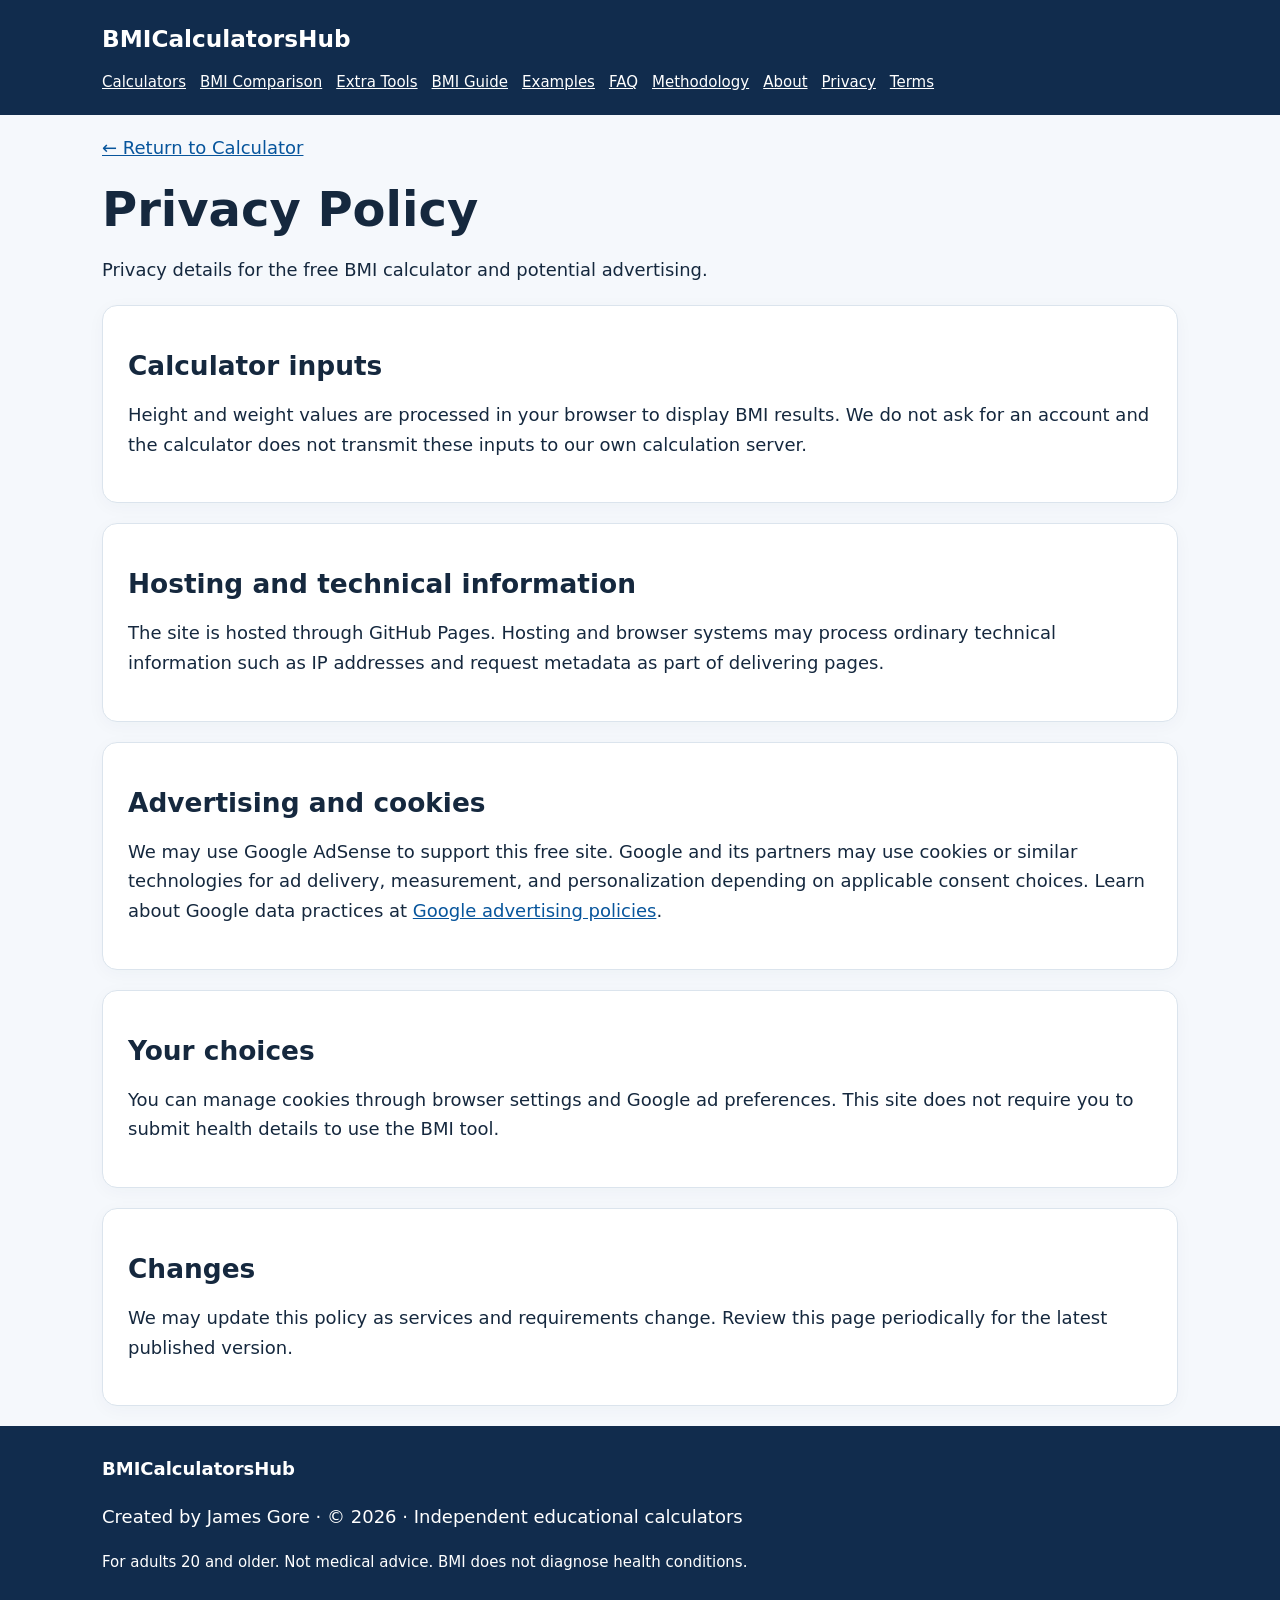
<file: privacy.html>
<!doctype html><html lang="en"><head><meta charset="utf-8"><meta name="viewport" content="width=device-width,initial-scale=1"><meta name="theme-color" content="#112c4d"><title>Privacy Policy | BMICalculatorsHub</title><meta name="description" content="Privacy details for the free BMI calculator and potential advertising."><link rel="canonical" href="https://bmicalculatorshub.com/privacy.html"><link rel="stylesheet" href="style.css"><script async src="https://pagead2.googlesyndication.com/pagead/js/adsbygoogle.js?client=ca-pub-5287196493103465" crossorigin="anonymous"></script></head><body><header><div class="wrap"><a class="brand" href="index.html">BMICalculatorsHub</a><nav aria-label="Main navigation"><a href="index.html">Calculators</a><a href="compare.html">BMI Comparison</a><a href="tools.html">Extra Tools</a><a href="guide.html">BMI Guide</a><a href="examples.html">Examples</a><a href="faq.html">FAQ</a><a href="methodology.html">Methodology</a><a href="about.html">About</a><a href="privacy.html">Privacy</a><a href="terms.html">Terms</a></nav></div></header><main class="wrap"><p class="return-link"><a href="index.html">← Return to Calculator</a></p><h1>Privacy Policy</h1><p class="lead">Privacy details for the free BMI calculator and potential advertising.</p><section class="panel"><h2>Calculator inputs</h2><p>Height and weight values are processed in your browser to display BMI results. We do not ask for an account and the calculator does not transmit these inputs to our own calculation server.</p></section><section class="panel"><h2>Hosting and technical information</h2><p>The site is hosted through GitHub Pages. Hosting and browser systems may process ordinary technical information such as IP addresses and request metadata as part of delivering pages.</p></section><section class="panel"><h2>Advertising and cookies</h2><p>We may use Google AdSense to support this free site. Google and its partners may use cookies or similar technologies for ad delivery, measurement, and personalization depending on applicable consent choices. Learn about Google data practices at <a href="https://policies.google.com/technologies/ads" rel="noopener noreferrer">Google advertising policies</a>.</p></section><section class="panel"><h2>Your choices</h2><p>You can manage cookies through browser settings and Google ad preferences. This site does not require you to submit health details to use the BMI tool.</p></section><section class="panel"><h2>Changes</h2><p>We may update this policy as services and requirements change. Review this page periodically for the latest published version.</p></section></main><footer><div class="wrap"><strong>BMICalculatorsHub</strong><p>Created by James Gore · © <span data-year>2026</span> · Independent educational calculators</p><p class="small">For adults 20 and older. Not medical advice. BMI does not diagnose health conditions.</p></div></footer><script src="script.js" defer></script></body></html>
</file>
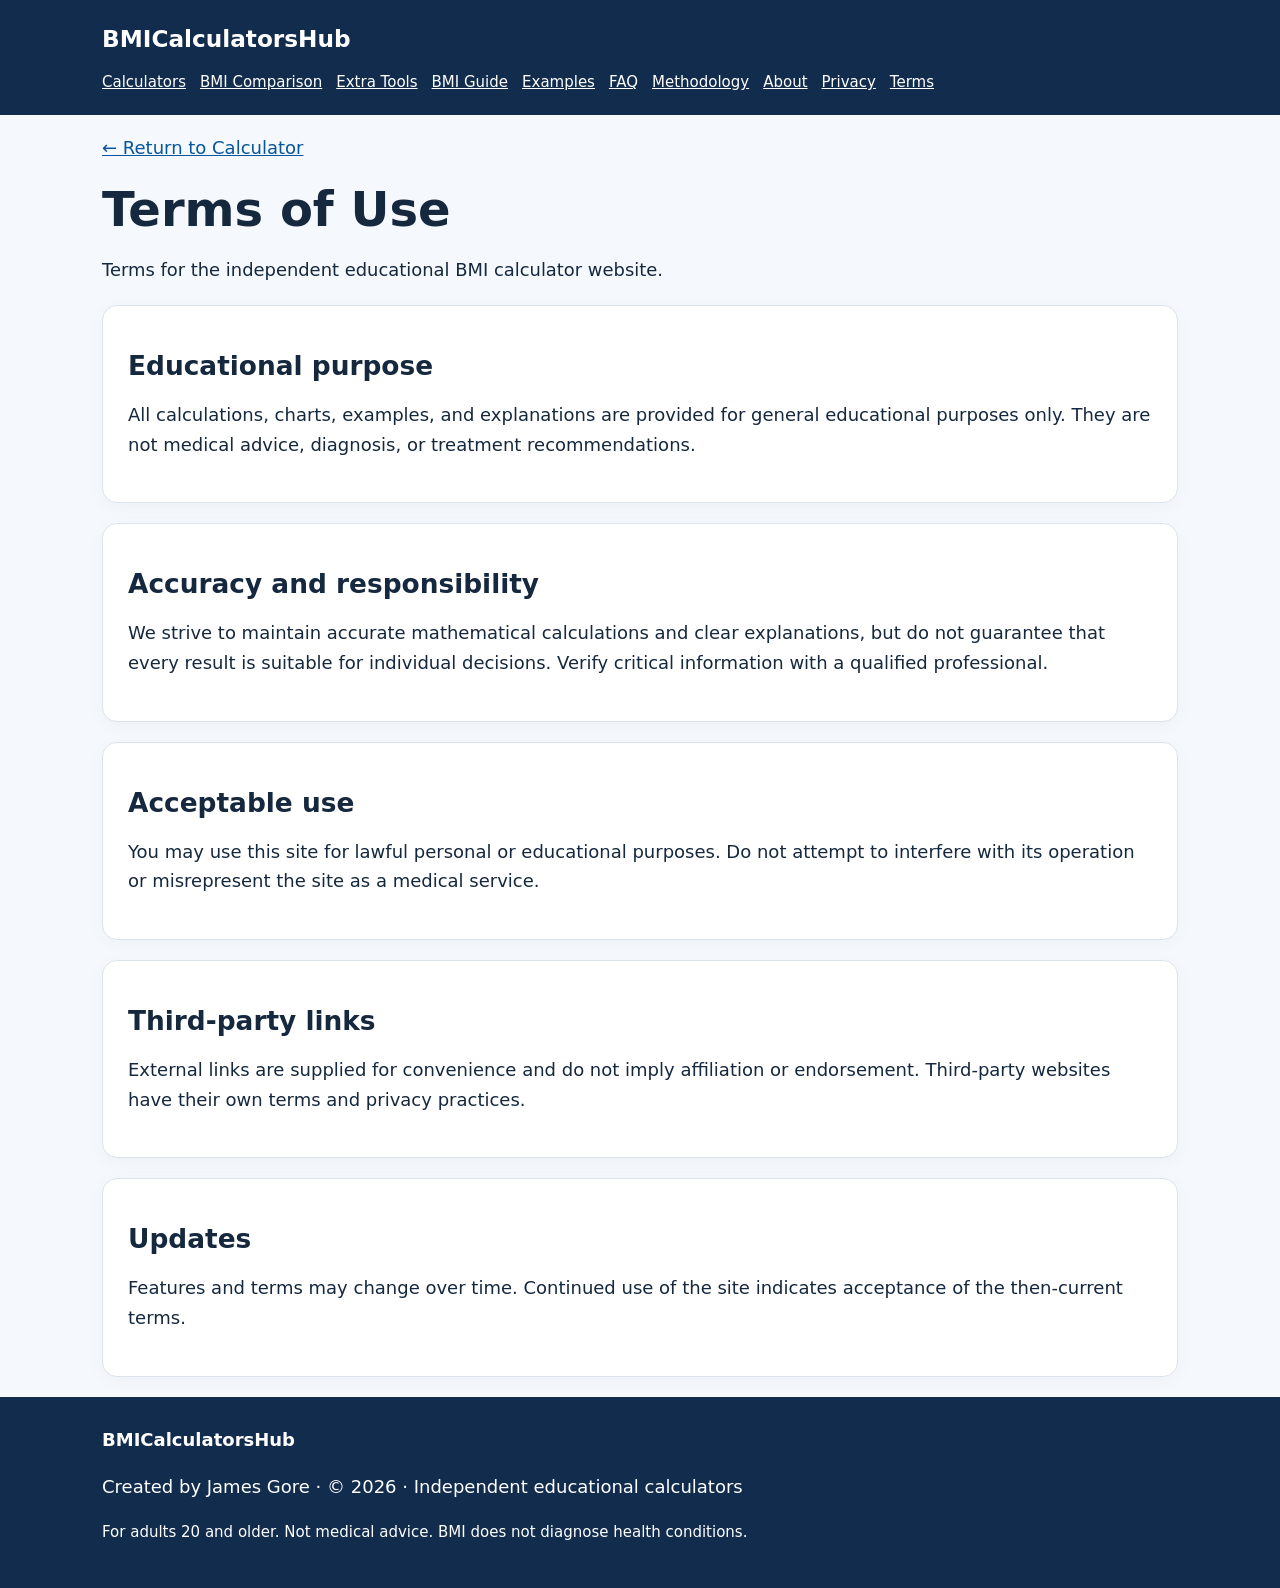
<file: terms.html>
<!doctype html><html lang="en"><head><meta charset="utf-8"><meta name="viewport" content="width=device-width,initial-scale=1"><meta name="theme-color" content="#112c4d"><title>Terms of Use | BMICalculatorsHub</title><meta name="description" content="Terms for the independent educational BMI calculator website."><link rel="canonical" href="https://bmicalculatorshub.com/terms.html"><link rel="stylesheet" href="style.css"><script async src="https://pagead2.googlesyndication.com/pagead/js/adsbygoogle.js?client=ca-pub-5287196493103465" crossorigin="anonymous"></script></head><body><header><div class="wrap"><a class="brand" href="index.html">BMICalculatorsHub</a><nav aria-label="Main navigation"><a href="index.html">Calculators</a><a href="compare.html">BMI Comparison</a><a href="tools.html">Extra Tools</a><a href="guide.html">BMI Guide</a><a href="examples.html">Examples</a><a href="faq.html">FAQ</a><a href="methodology.html">Methodology</a><a href="about.html">About</a><a href="privacy.html">Privacy</a><a href="terms.html">Terms</a></nav></div></header><main class="wrap"><p class="return-link"><a href="index.html">← Return to Calculator</a></p><h1>Terms of Use</h1><p class="lead">Terms for the independent educational BMI calculator website.</p><section class="panel"><h2>Educational purpose</h2><p>All calculations, charts, examples, and explanations are provided for general educational purposes only. They are not medical advice, diagnosis, or treatment recommendations.</p></section><section class="panel"><h2>Accuracy and responsibility</h2><p>We strive to maintain accurate mathematical calculations and clear explanations, but do not guarantee that every result is suitable for individual decisions. Verify critical information with a qualified professional.</p></section><section class="panel"><h2>Acceptable use</h2><p>You may use this site for lawful personal or educational purposes. Do not attempt to interfere with its operation or misrepresent the site as a medical service.</p></section><section class="panel"><h2>Third-party links</h2><p>External links are supplied for convenience and do not imply affiliation or endorsement. Third-party websites have their own terms and privacy practices.</p></section><section class="panel"><h2>Updates</h2><p>Features and terms may change over time. Continued use of the site indicates acceptance of the then-current terms.</p></section></main><footer><div class="wrap"><strong>BMICalculatorsHub</strong><p>Created by James Gore · © <span data-year>2026</span> · Independent educational calculators</p><p class="small">For adults 20 and older. Not medical advice. BMI does not diagnose health conditions.</p></div></footer><script src="script.js" defer></script></body></html>
</file>
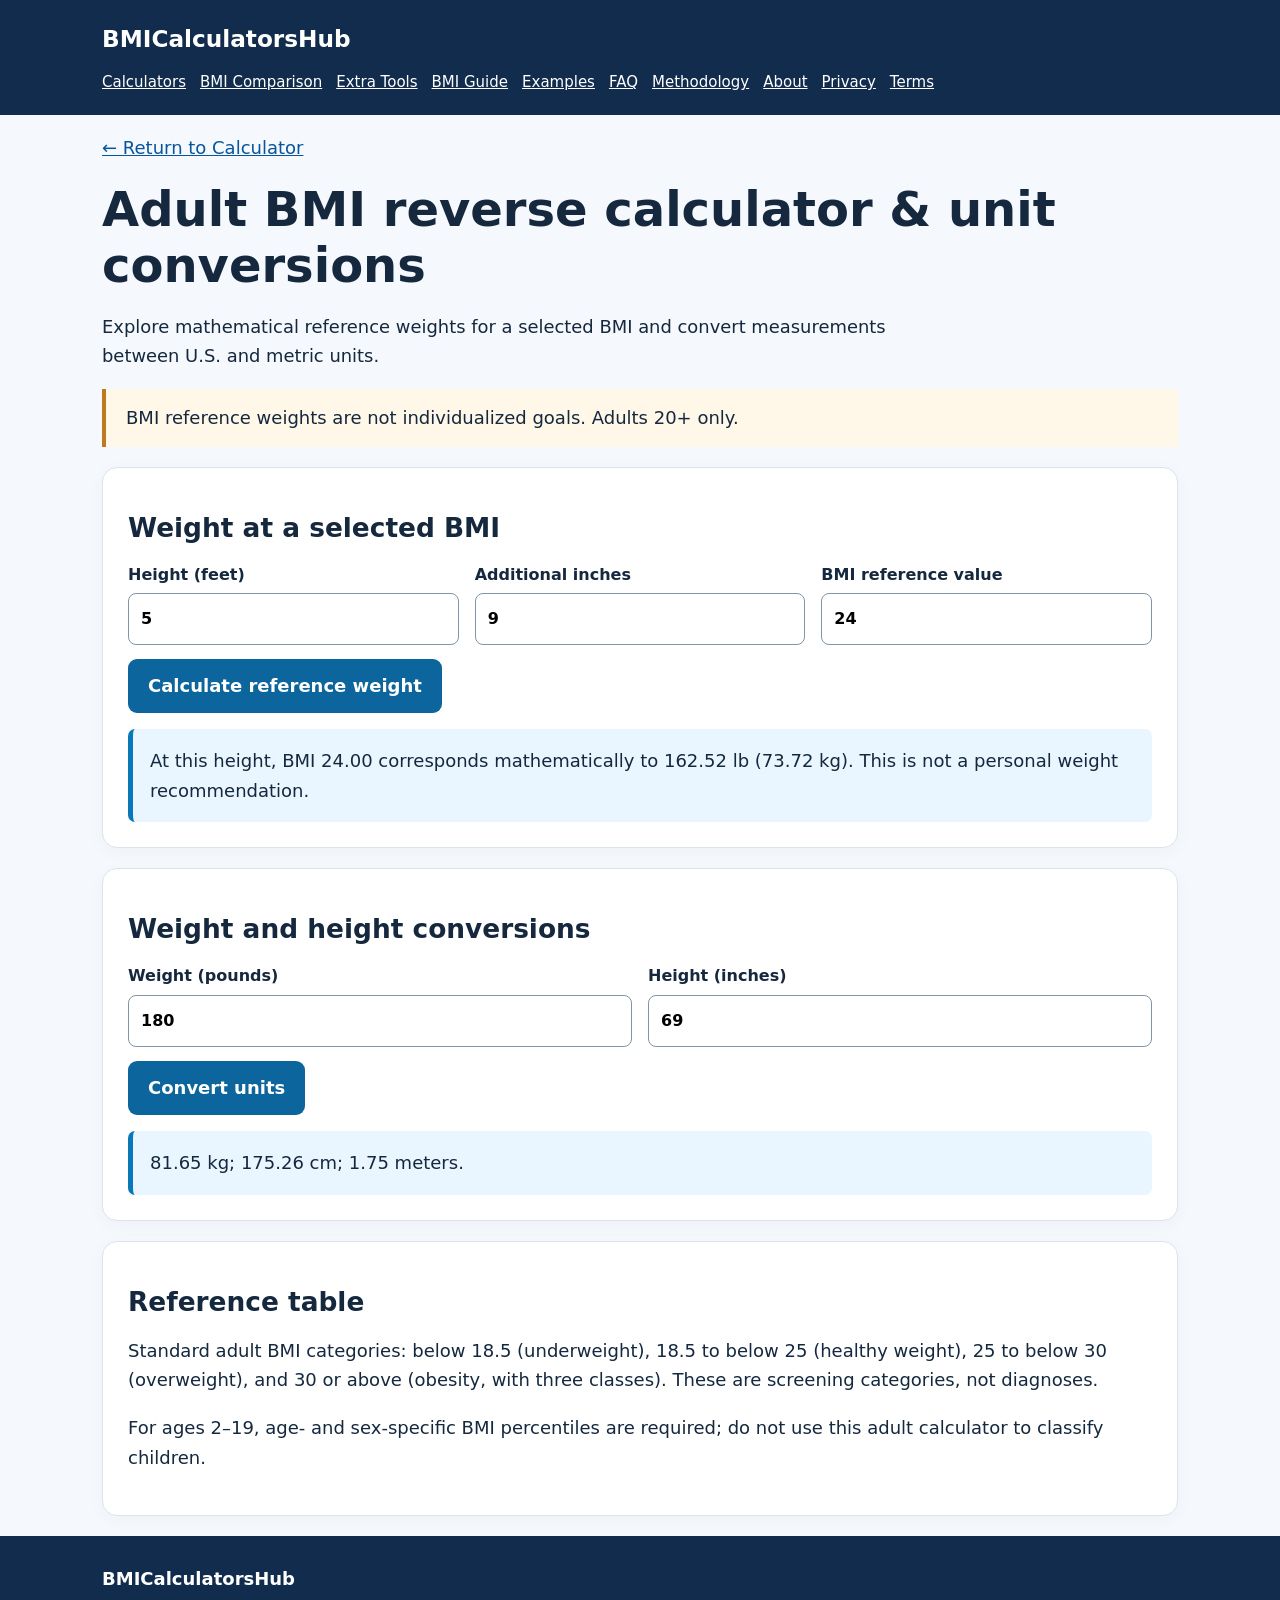
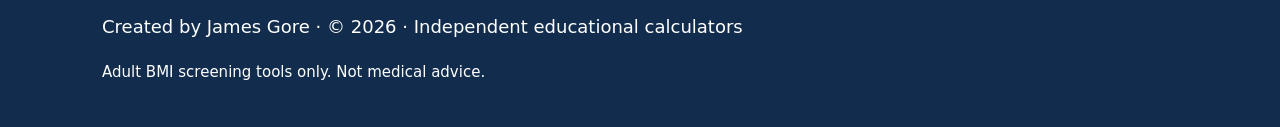
<file: tools.html>
<!doctype html><html lang="en"><head><meta charset="utf-8"><meta name="viewport" content="width=device-width,initial-scale=1"><meta name="theme-color" content="#112c4d"><link rel="stylesheet" href="style.css"><script async src="https://pagead2.googlesyndication.com/pagead/js/adsbygoogle.js?client=ca-pub-5287196493103465" crossorigin="anonymous"></script><title>Reverse BMI and Unit Converter | BMICalculatorsHub</title><meta name="description" content="Free educational adult BMI calculation tools with explanations and limitations."><link rel="canonical" href="https://bmicalculatorshub.com/tools.html"></head><body><header><div class="wrap"><a class="brand" href="index.html">BMICalculatorsHub</a><nav aria-label="Main navigation"><a href="index.html">Calculators</a><a href="compare.html">BMI Comparison</a><a href="tools.html">Extra Tools</a><a href="guide.html">BMI Guide</a><a href="examples.html">Examples</a><a href="faq.html">FAQ</a><a href="methodology.html">Methodology</a><a href="about.html">About</a><a href="privacy.html">Privacy</a><a href="terms.html">Terms</a></nav></div></header><main class="wrap"><p><a href="index.html">← Return to Calculator</a></p><h1>Adult BMI reverse calculator & unit conversions</h1><p class="lead">Explore mathematical reference weights for a selected BMI and convert measurements between U.S. and metric units.</p><div class="callout">BMI reference weights are not individualized goals. Adults 20+ only.</div><section class="panel"><h2>Weight at a selected BMI</h2><div class="fields"><label>Height (feet)<input id="revFt" type="number" min="3" max="8" value="5" step="1"></label><label>Additional inches<input id="revIn" type="number" min="0" max="11.99" value="9" step="0.1"></label><label>BMI reference value<input id="revBmi" type="number" min="10" max="70" value="24" step="0.1"></label></div><button id="revGo">Calculate reference weight</button><div class="result" id="revResult" role="status" aria-live="polite"></div></section><section class="panel"><h2>Weight and height conversions</h2><div class="fields"><label>Weight (pounds)<input id="convLb" type="number" min="0" value="180" step="0.1"></label><label>Height (inches)<input id="convIn" type="number" min="0" value="69" step="0.1"></label></div><button id="convGo">Convert units</button><div class="result" id="convResult" role="status" aria-live="polite"></div></section><section class="panel"><h2>Reference table</h2><p>Standard adult BMI categories: below 18.5 (underweight), 18.5 to below 25 (healthy weight), 25 to below 30 (overweight), and 30 or above (obesity, with three classes). These are screening categories, not diagnoses.</p><p>For ages 2–19, age- and sex-specific BMI percentiles are required; do not use this adult calculator to classify children.</p></section></main><footer><div class="wrap"><strong>BMICalculatorsHub</strong><p>Created by James Gore · © <span data-year>2026</span> · Independent educational calculators</p><p class="small">Adult BMI screening tools only. Not medical advice.</p></div></footer><script src="extra.js" defer></script></body></html>
</file>
<file: style.css>
*{box-sizing:border-box}body{margin:0;background:#f5f8fc;color:#15283e;font:18px/1.65 system-ui,-apple-system,Segoe UI,sans-serif}a{color:#07559c}a:hover{text-decoration:underline}.wrap{max-width:1120px;margin:auto;padding:0 22px}header{background:#112c4d;color:white;padding:20px 0}header a{color:#fff}.brand{font-weight:800;font-size:1.45rem;text-decoration:none}nav{display:flex;gap:14px;flex-wrap:wrap;margin-top:12px}nav a{font-size:15px}main{padding:26px 0 55px}h1{font-size:clamp(2rem,4vw,3rem);line-height:1.18;margin:12px 0}h2{font-size:1.65rem;line-height:1.25;margin:18px 0}h3{font-size:1.2rem;margin-bottom:5px}.lead{font-size:1.12rem;max-width:850px}.panel{background:white;border:1px solid #dbe4ed;border-radius:15px;padding:25px;margin:20px 0;box-shadow:0 4px 18px #102b4809}.grid{display:grid;grid-template-columns:repeat(auto-fit,minmax(270px,1fr));gap:20px}.fields{display:grid;grid-template-columns:repeat(auto-fit,minmax(190px,1fr));gap:16px}label{font-weight:700;display:block;font-size:16px}input,select{display:block;width:100%;font:inherit;padding:12px;border:1px solid #8194a8;border-radius:8px;background:white;margin-top:5px}button{font:inherit;font-weight:700;background:#0c659c;color:white;border:0;border-radius:9px;padding:12px 20px;cursor:pointer;margin-top:14px}button:hover{background:#084b76}.muted{color:#4b6076}.small{font-size:15px}.result{background:#eaf6ff;border-left:5px solid #0878b9;padding:17px;border-radius:7px;margin-top:16px}.stat{font-size:2.3rem;font-weight:800;color:#123e66}.meter{height:23px;background:linear-gradient(90deg,#6ba5db 0 19%,#4eaa83 19% 48%,#f3bc5a 48% 75%,#d77e78 75%);border-radius:20px;position:relative;margin:25px 0 8px}.marker{position:absolute;top:-9px;height:41px;border:3px solid #16283e;border-radius:8px;left:0;transition:left .25s}.legend{display:flex;flex-wrap:wrap;gap:10px;font-size:13px}.legend span{background:#edf2f7;padding:3px 8px;border-radius:8px}.bars{display:grid;gap:12px}.barrow{display:grid;grid-template-columns:minmax(90px,170px) 1fr 75px;gap:12px;align-items:center;font-size:15px}.bartrack{height:25px;background:#e4ecf5;border-radius:5px;overflow:hidden}.barfill{height:100%;background:#147eb6;transition:width .2s}table{width:100%;border-collapse:collapse;font-size:16px}td,th{padding:12px;text-align:left;border-bottom:1px solid #d7e1ea}th{background:#e9f2fa}.scroll{overflow-x:auto}.callout{border-left:4px solid #bd7a20;padding:14px 20px;background:#fff7e7}footer{background:#112c4d;color:white;padding:28px 0}footer a{color:white}footer nav{margin:8px 0 16px}ul{padding-left:25px}li{margin:8px 0}@media(max-width:580px){body{font-size:17px}.panel{padding:17px}.barrow{grid-template-columns:85px 1fr 55px;font-size:13px}}
[hidden]{display:none!important}
</file>
